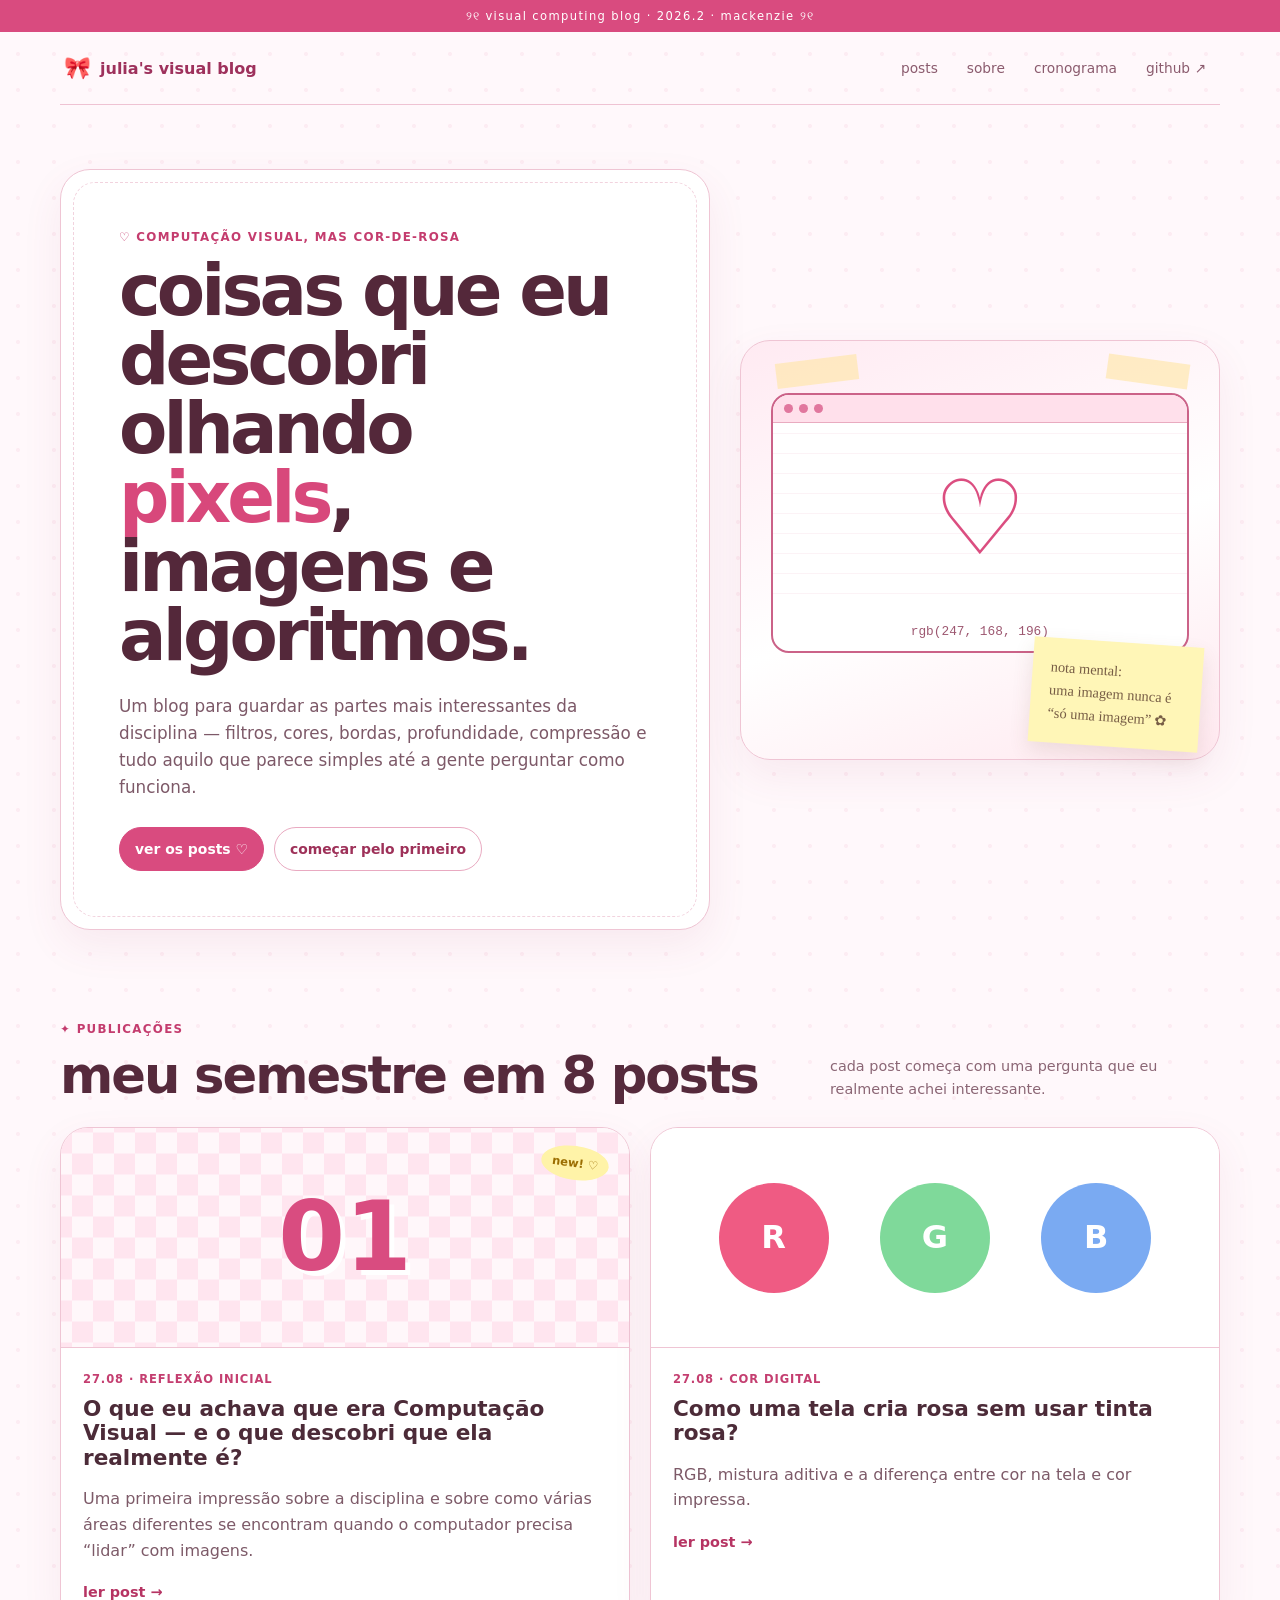
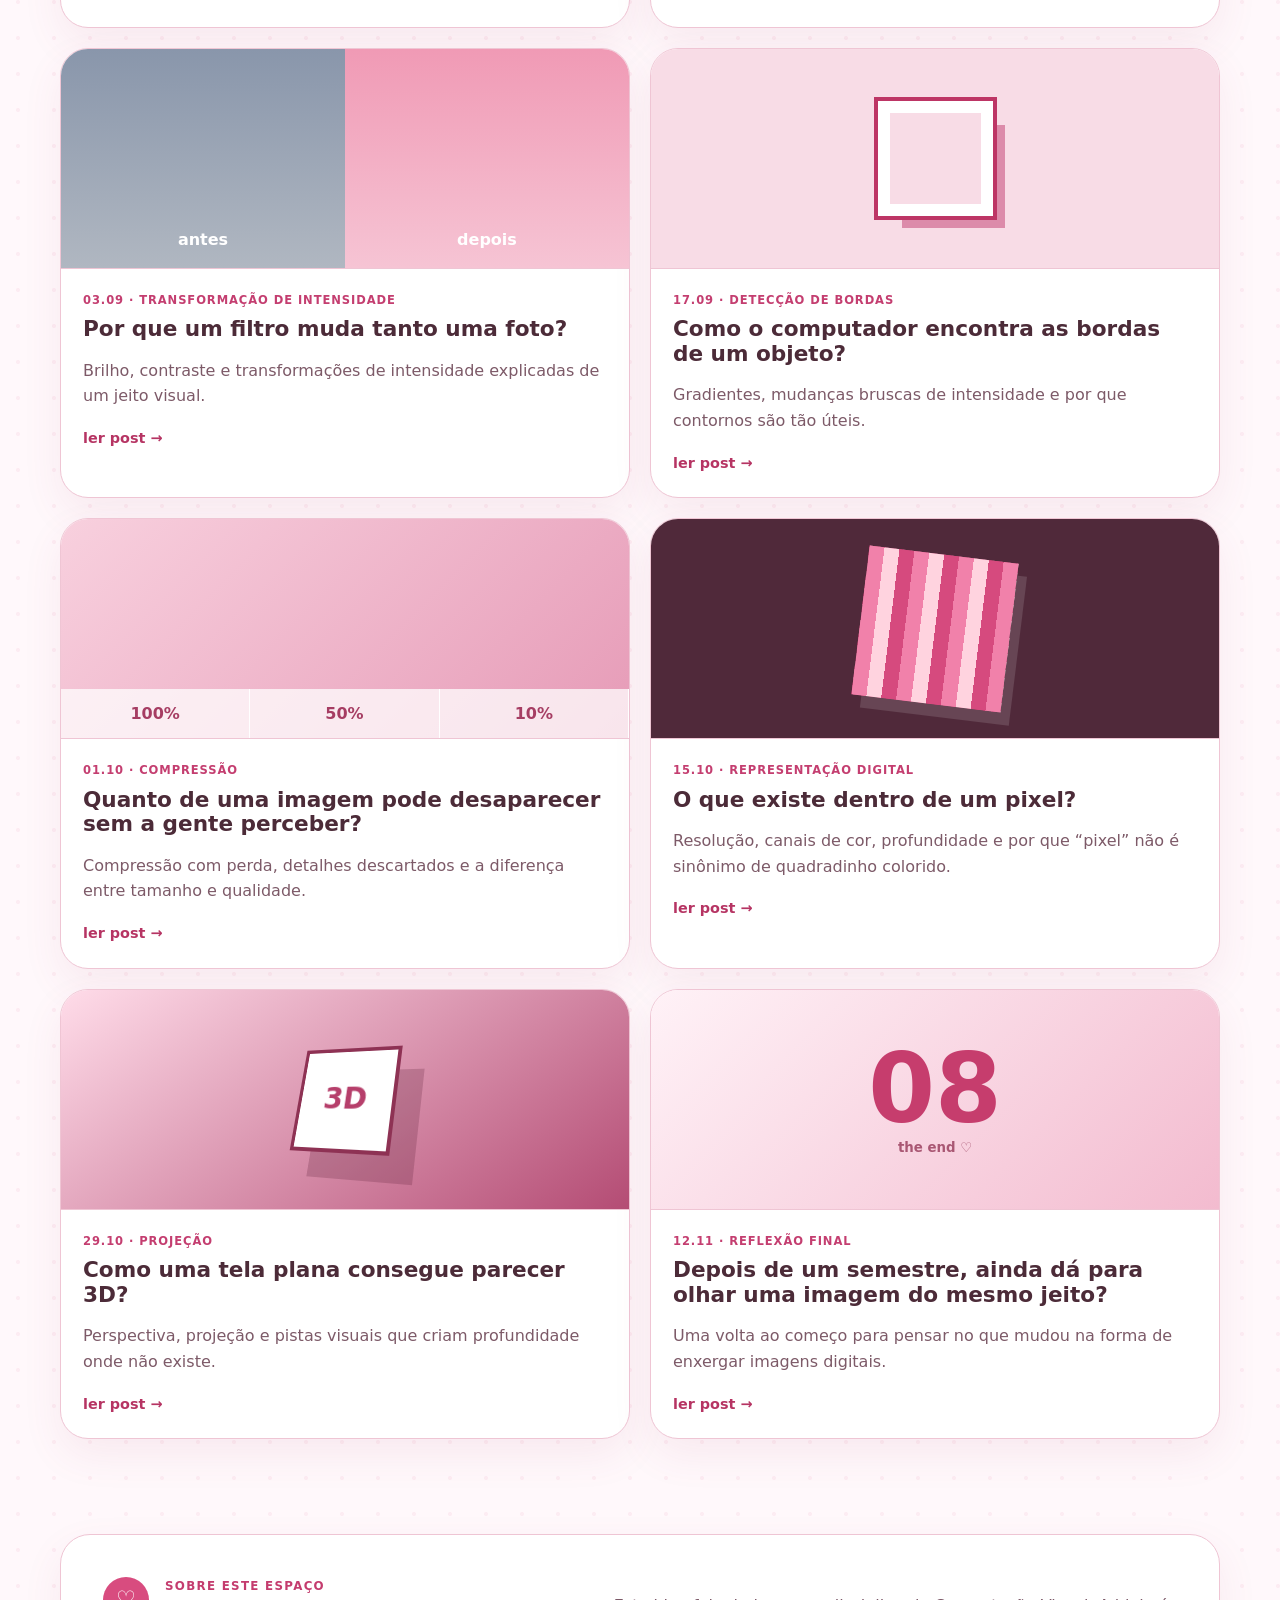
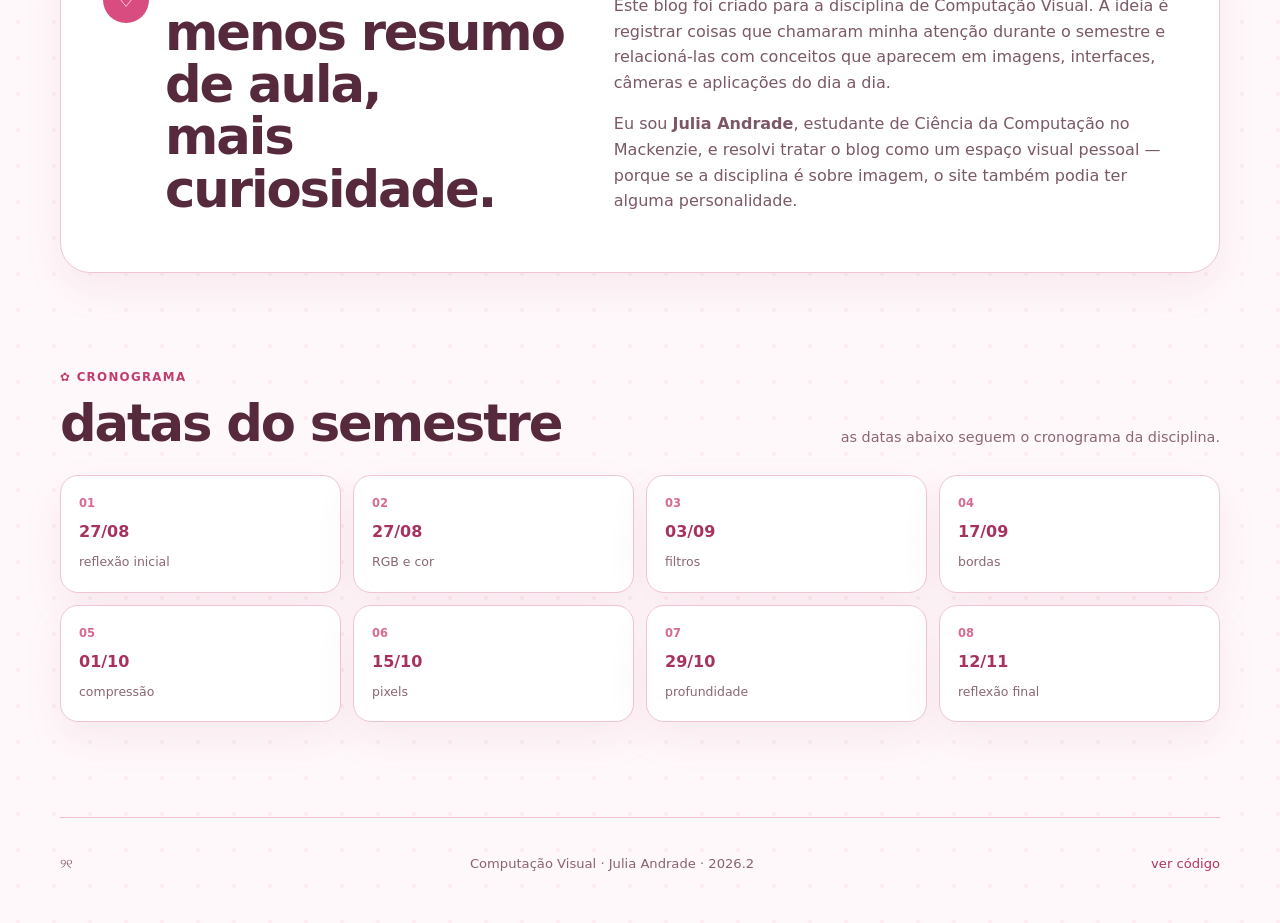
<file: index.html>
<!doctype html>
<html lang="pt-BR">
<head>
  <meta charset="utf-8">
  <meta name="viewport" content="width=device-width, initial-scale=1">
  <meta name="description" content="Blog de Computação Visual de Julia Andrade.">
  <meta name="theme-color" content="#f7a8c4">
  <title>Julia's Visual Blog ♡</title>
  <link rel="stylesheet" href="assets/style.css">
</head>
<body>
  <div class="top-strip">୨୧ visual computing blog · 2026.2 · mackenzie ୨୧</div>

  <header class="site-header">
    <a class="logo" href="index.html"><span class="bow">🎀</span><span>julia's visual blog</span></a>
    <nav>
      <a href="#posts">posts</a>
      <a href="#sobre">sobre</a>
      <a href="#cronograma">cronograma</a>
      <a href="https://github.com/juliaandrxde/comp-visual">github ↗</a>
    </nav>
  </header>

  <main>
    <section class="hero">
      <div class="hero-copy paper-card">
        <p class="mini-label">♡ computação visual, mas cor-de-rosa</p>
        <h1>coisas que eu descobri olhando <span>pixels</span>, imagens e algoritmos.</h1>
        <p class="hero-text">Um blog para guardar as partes mais interessantes da disciplina — filtros, cores, bordas, profundidade, compressão e tudo aquilo que parece simples até a gente perguntar como funciona.</p>
        <div class="hero-actions">
          <a class="btn primary" href="#posts">ver os posts ♡</a>
          <a class="btn" href="posts/01-primeiras-impressoes.html">começar pelo primeiro</a>
        </div>
      </div>

      <aside class="desk-card">
        <div class="tape tape-one"></div>
        <div class="tape tape-two"></div>
        <div class="screen-window">
          <div class="window-bar"><span></span><span></span><span></span></div>
          <div class="pixel-heart" aria-hidden="true">
            <span>♡</span>
          </div>
          <p>rgb(247, 168, 196)</p>
        </div>
        <div class="sticky-note">nota mental:<br>uma imagem nunca é “só uma imagem” ✿</div>
      </aside>
    </section>

    <section class="section" id="posts">
      <div class="section-title">
        <div>
          <p class="mini-label">✦ publicações</p>
          <h2>meu semestre em 8 posts</h2>
        </div>
        <p>cada post começa com uma pergunta que eu realmente achei interessante.</p>
      </div>

      <div class="post-grid">
        <article class="post-card featured">
          <div class="post-visual checker"><span class="big-number">01</span><span class="sticker">new! ♡</span></div>
          <div class="post-content"><p class="meta">27.08 · reflexão inicial</p><h3><a href="posts/01-primeiras-impressoes.html">O que eu achava que era Computação Visual — e o que descobri que ela realmente é?</a></h3><p>Uma primeira impressão sobre a disciplina e sobre como várias áreas diferentes se encontram quando o computador precisa “lidar” com imagens.</p><a class="read" href="posts/01-primeiras-impressoes.html">ler post →</a></div>
        </article>

        <article class="post-card">
          <div class="post-visual rgb"><span>R</span><span>G</span><span>B</span></div>
          <div class="post-content"><p class="meta">27.08 · cor digital</p><h3><a href="posts/02-cor-rgb.html">Como uma tela cria rosa sem usar tinta rosa?</a></h3><p>RGB, mistura aditiva e a diferença entre cor na tela e cor impressa.</p><a class="read" href="posts/02-cor-rgb.html">ler post →</a></div>
        </article>

        <article class="post-card">
          <div class="post-visual filter"><div class="half original">antes</div><div class="half edited">depois</div></div>
          <div class="post-content"><p class="meta">03.09 · transformação de intensidade</p><h3><a href="posts/03-filtros-intensidade.html">Por que um filtro muda tanto uma foto?</a></h3><p>Brilho, contraste e transformações de intensidade explicadas de um jeito visual.</p><a class="read" href="posts/03-filtros-intensidade.html">ler post →</a></div>
        </article>

        <article class="post-card">
          <div class="post-visual edges"><div class="edge-box"></div></div>
          <div class="post-content"><p class="meta">17.09 · detecção de bordas</p><h3><a href="posts/04-bordas.html">Como o computador encontra as bordas de um objeto?</a></h3><p>Gradientes, mudanças bruscas de intensidade e por que contornos são tão úteis.</p><a class="read" href="posts/04-bordas.html">ler post →</a></div>
        </article>

        <article class="post-card">
          <div class="post-visual compression"><span>100%</span><span>50%</span><span>10%</span></div>
          <div class="post-content"><p class="meta">01.10 · compressão</p><h3><a href="posts/05-compressao.html">Quanto de uma imagem pode desaparecer sem a gente perceber?</a></h3><p>Compressão com perda, detalhes descartados e a diferença entre tamanho e qualidade.</p><a class="read" href="posts/05-compressao.html">ler post →</a></div>
        </article>

        <article class="post-card">
          <div class="post-visual pixel"><div class="pixel-grid"></div></div>
          <div class="post-content"><p class="meta">15.10 · representação digital</p><h3><a href="posts/06-pixels.html">O que existe dentro de um pixel?</a></h3><p>Resolução, canais de cor, profundidade e por que “pixel” não é sinônimo de quadradinho colorido.</p><a class="read" href="posts/06-pixels.html">ler post →</a></div>
        </article>

        <article class="post-card">
          <div class="post-visual depth"><div class="cube">3D</div></div>
          <div class="post-content"><p class="meta">29.10 · projeção</p><h3><a href="posts/07-profundidade.html">Como uma tela plana consegue parecer 3D?</a></h3><p>Perspectiva, projeção e pistas visuais que criam profundidade onde não existe.</p><a class="read" href="posts/07-profundidade.html">ler post →</a></div>
        </article>

        <article class="post-card final-card">
          <div class="post-visual final"><span>08</span><small>the end ♡</small></div>
          <div class="post-content"><p class="meta">12.11 · reflexão final</p><h3><a href="posts/08-reflexao-final.html">Depois de um semestre, ainda dá para olhar uma imagem do mesmo jeito?</a></h3><p>Uma volta ao começo para pensar no que mudou na forma de enxergar imagens digitais.</p><a class="read" href="posts/08-reflexao-final.html">ler post →</a></div>
        </article>
      </div>
    </section>

    <section class="section about" id="sobre">
      <div class="about-title"><span class="heart-badge">♡</span><div><p class="mini-label">sobre este espaço</p><h2>menos resumo de aula,<br>mais curiosidade.</h2></div></div>
      <div class="about-text"><p>Este blog foi criado para a disciplina de Computação Visual. A ideia é registrar coisas que chamaram minha atenção durante o semestre e relacioná-las com conceitos que aparecem em imagens, interfaces, câmeras e aplicações do dia a dia.</p><p>Eu sou <strong>Julia Andrade</strong>, estudante de Ciência da Computação no Mackenzie, e resolvi tratar o blog como um espaço visual pessoal — porque se a disciplina é sobre imagem, o site também podia ter alguma personalidade.</p></div>
    </section>

    <section class="section" id="cronograma">
      <div class="section-title"><div><p class="mini-label">✿ cronograma</p><h2>datas do semestre</h2></div><p>as datas abaixo seguem o cronograma da disciplina.</p></div>
      <div class="timeline">
        <div><b>01</b><strong>27/08</strong><span>reflexão inicial</span></div>
        <div><b>02</b><strong>27/08</strong><span>RGB e cor</span></div>
        <div><b>03</b><strong>03/09</strong><span>filtros</span></div>
        <div><b>04</b><strong>17/09</strong><span>bordas</span></div>
        <div><b>05</b><strong>01/10</strong><span>compressão</span></div>
        <div><b>06</b><strong>15/10</strong><span>pixels</span></div>
        <div><b>07</b><strong>29/10</strong><span>profundidade</span></div>
        <div><b>08</b><strong>12/11</strong><span>reflexão final</span></div>
      </div>
    </section>
  </main>

  <footer><span>୨୧</span><p>Computação Visual · Julia Andrade · 2026.2</p><a href="https://github.com/juliaandrxde/comp-visual">ver código</a></footer>
</body>
</html>
</file>
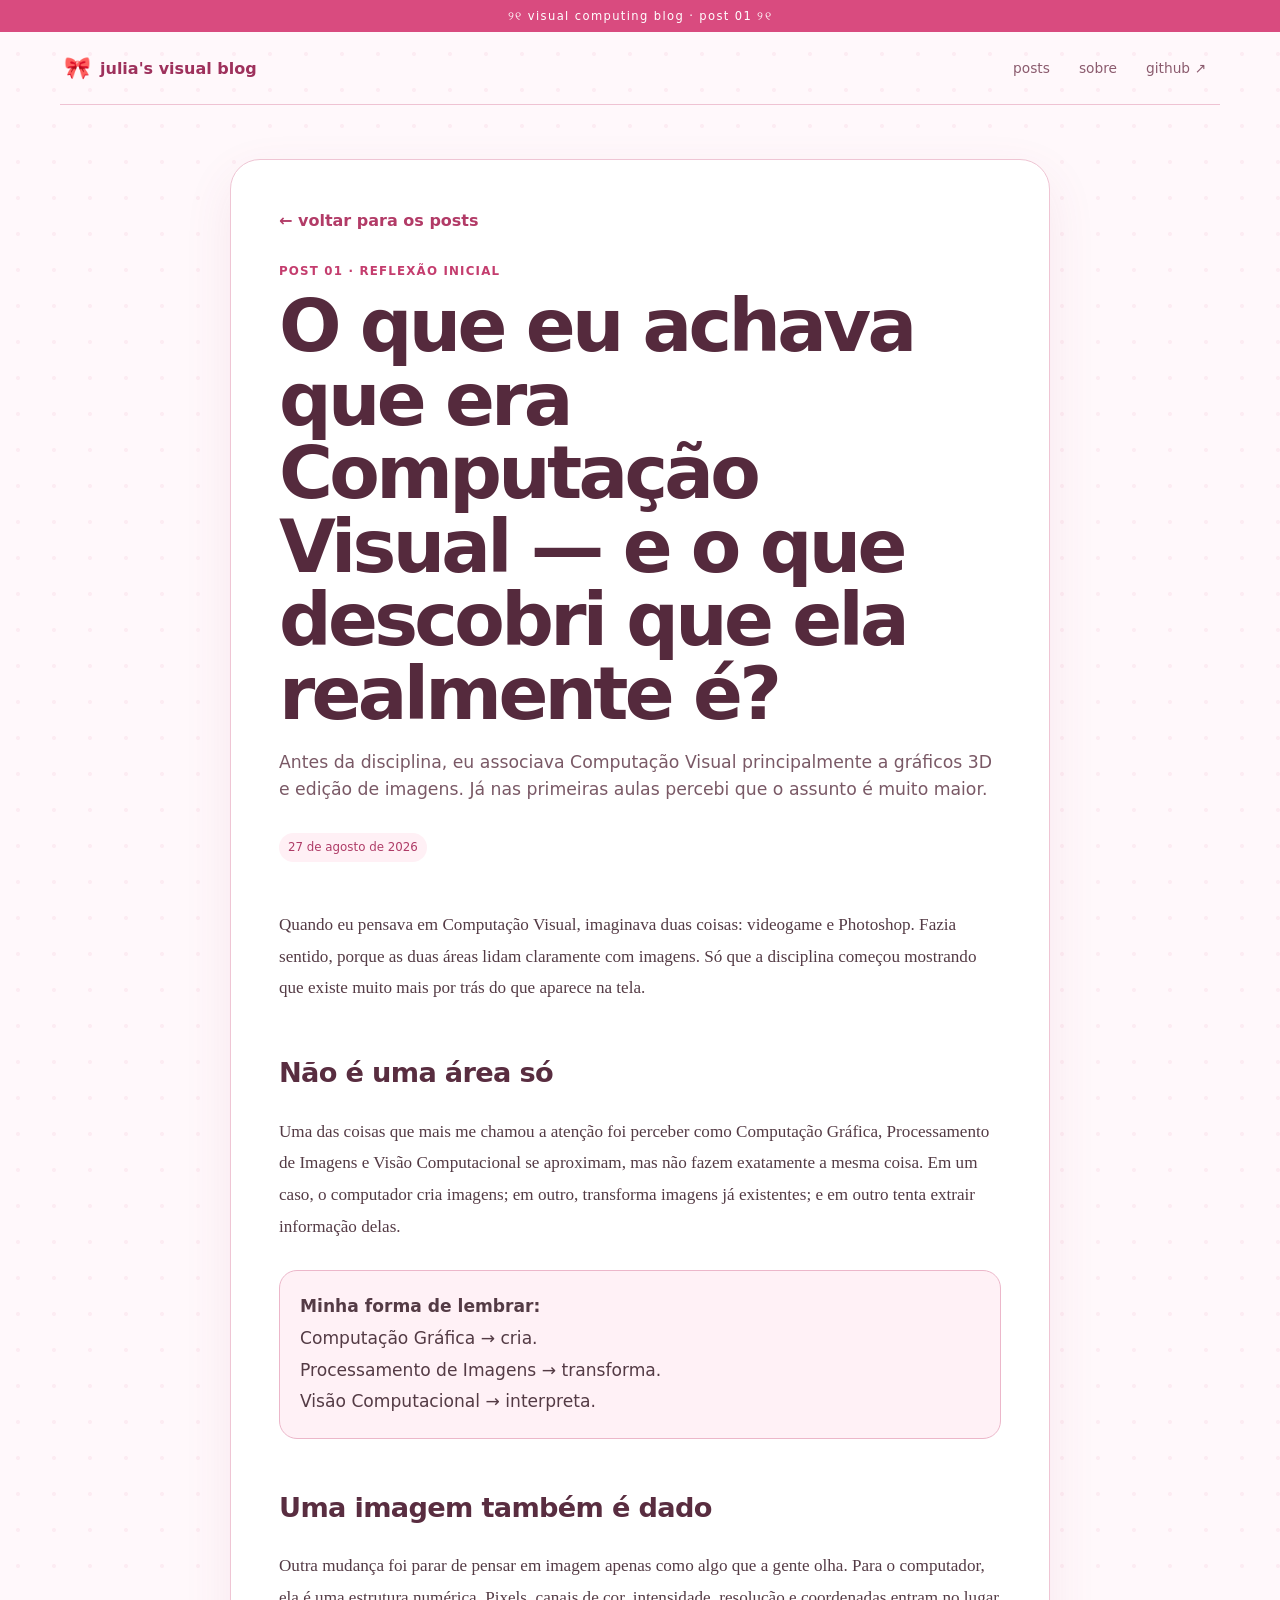
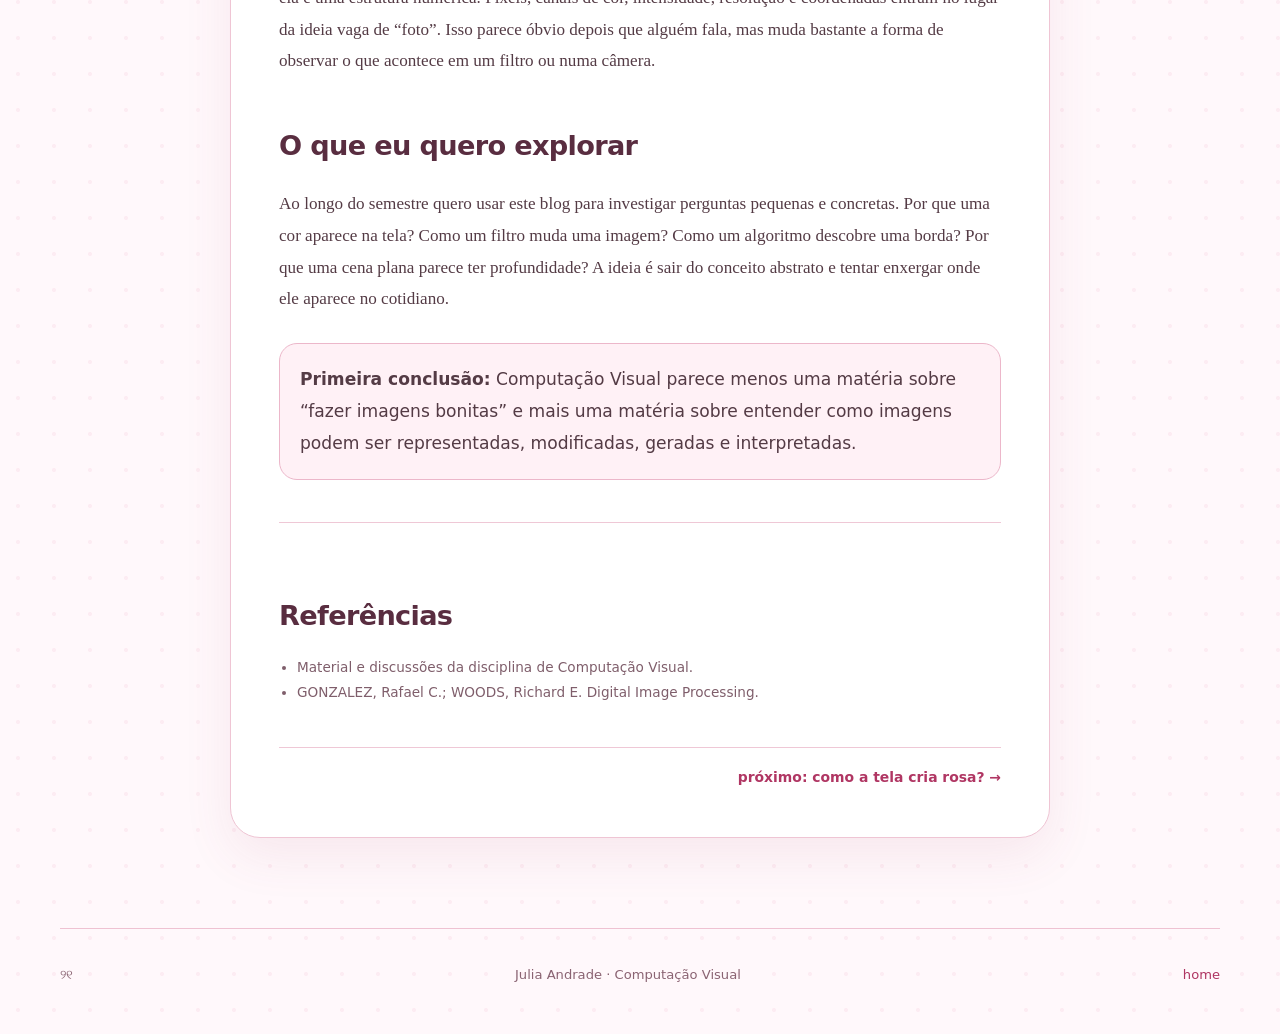
<file: posts/01-primeiras-impressoes.html>
<!doctype html><html lang="pt-BR"><head><meta charset="utf-8"><meta name="viewport" content="width=device-width,initial-scale=1"><title>Primeiras impressões · Julia's Visual Blog</title><link rel="stylesheet" href="../assets/style.css"></head><body><div class="top-strip">୨୧ visual computing blog · post 01 ୨୧</div><header class="site-header"><a class="logo" href="../index.html"><span class="bow">🎀</span><span>julia's visual blog</span></a><nav><a href="../index.html#posts">posts</a><a href="../index.html#sobre">sobre</a><a href="https://github.com/juliaandrxde/comp-visual">github ↗</a></nav></header><main class="article-shell"><article class="article"><a class="back" href="../index.html#posts">← voltar para os posts</a><p class="kicker">post 01 · reflexão inicial</p><h1>O que eu achava que era Computação Visual — e o que descobri que ela realmente é?</h1><p class="lead">Antes da disciplina, eu associava Computação Visual principalmente a gráficos 3D e edição de imagens. Já nas primeiras aulas percebi que o assunto é muito maior.</p><span class="date">27 de agosto de 2026</span><div class="article-body"><p>Quando eu pensava em Computação Visual, imaginava duas coisas: videogame e Photoshop. Fazia sentido, porque as duas áreas lidam claramente com imagens. Só que a disciplina começou mostrando que existe muito mais por trás do que aparece na tela.</p><h2>Não é uma área só</h2><p>Uma das coisas que mais me chamou a atenção foi perceber como Computação Gráfica, Processamento de Imagens e Visão Computacional se aproximam, mas não fazem exatamente a mesma coisa. Em um caso, o computador cria imagens; em outro, transforma imagens já existentes; e em outro tenta extrair informação delas.</p><div class="callout"><strong>Minha forma de lembrar:</strong><br>Computação Gráfica → cria.<br>Processamento de Imagens → transforma.<br>Visão Computacional → interpreta.</div><h2>Uma imagem também é dado</h2><p>Outra mudança foi parar de pensar em imagem apenas como algo que a gente olha. Para o computador, ela é uma estrutura numérica. Pixels, canais de cor, intensidade, resolução e coordenadas entram no lugar da ideia vaga de “foto”. Isso parece óbvio depois que alguém fala, mas muda bastante a forma de observar o que acontece em um filtro ou numa câmera.</p><h2>O que eu quero explorar</h2><p>Ao longo do semestre quero usar este blog para investigar perguntas pequenas e concretas. Por que uma cor aparece na tela? Como um filtro muda uma imagem? Como um algoritmo descobre uma borda? Por que uma cena plana parece ter profundidade? A ideia é sair do conceito abstrato e tentar enxergar onde ele aparece no cotidiano.</p><div class="callout"><strong>Primeira conclusão:</strong> Computação Visual parece menos uma matéria sobre “fazer imagens bonitas” e mais uma matéria sobre entender como imagens podem ser representadas, modificadas, geradas e interpretadas.</div><section class="references"><h2>Referências</h2><ul><li>Material e discussões da disciplina de Computação Visual.</li><li>GONZALEZ, Rafael C.; WOODS, Richard E. Digital Image Processing.</li></ul></section></div><nav class="post-nav"><span></span><a href="02-cor-rgb.html">próximo: como a tela cria rosa? →</a></nav></article></main><footer><span>୨୧</span><p>Julia Andrade · Computação Visual</p><a href="../index.html">home</a></footer></body></html>
</file>
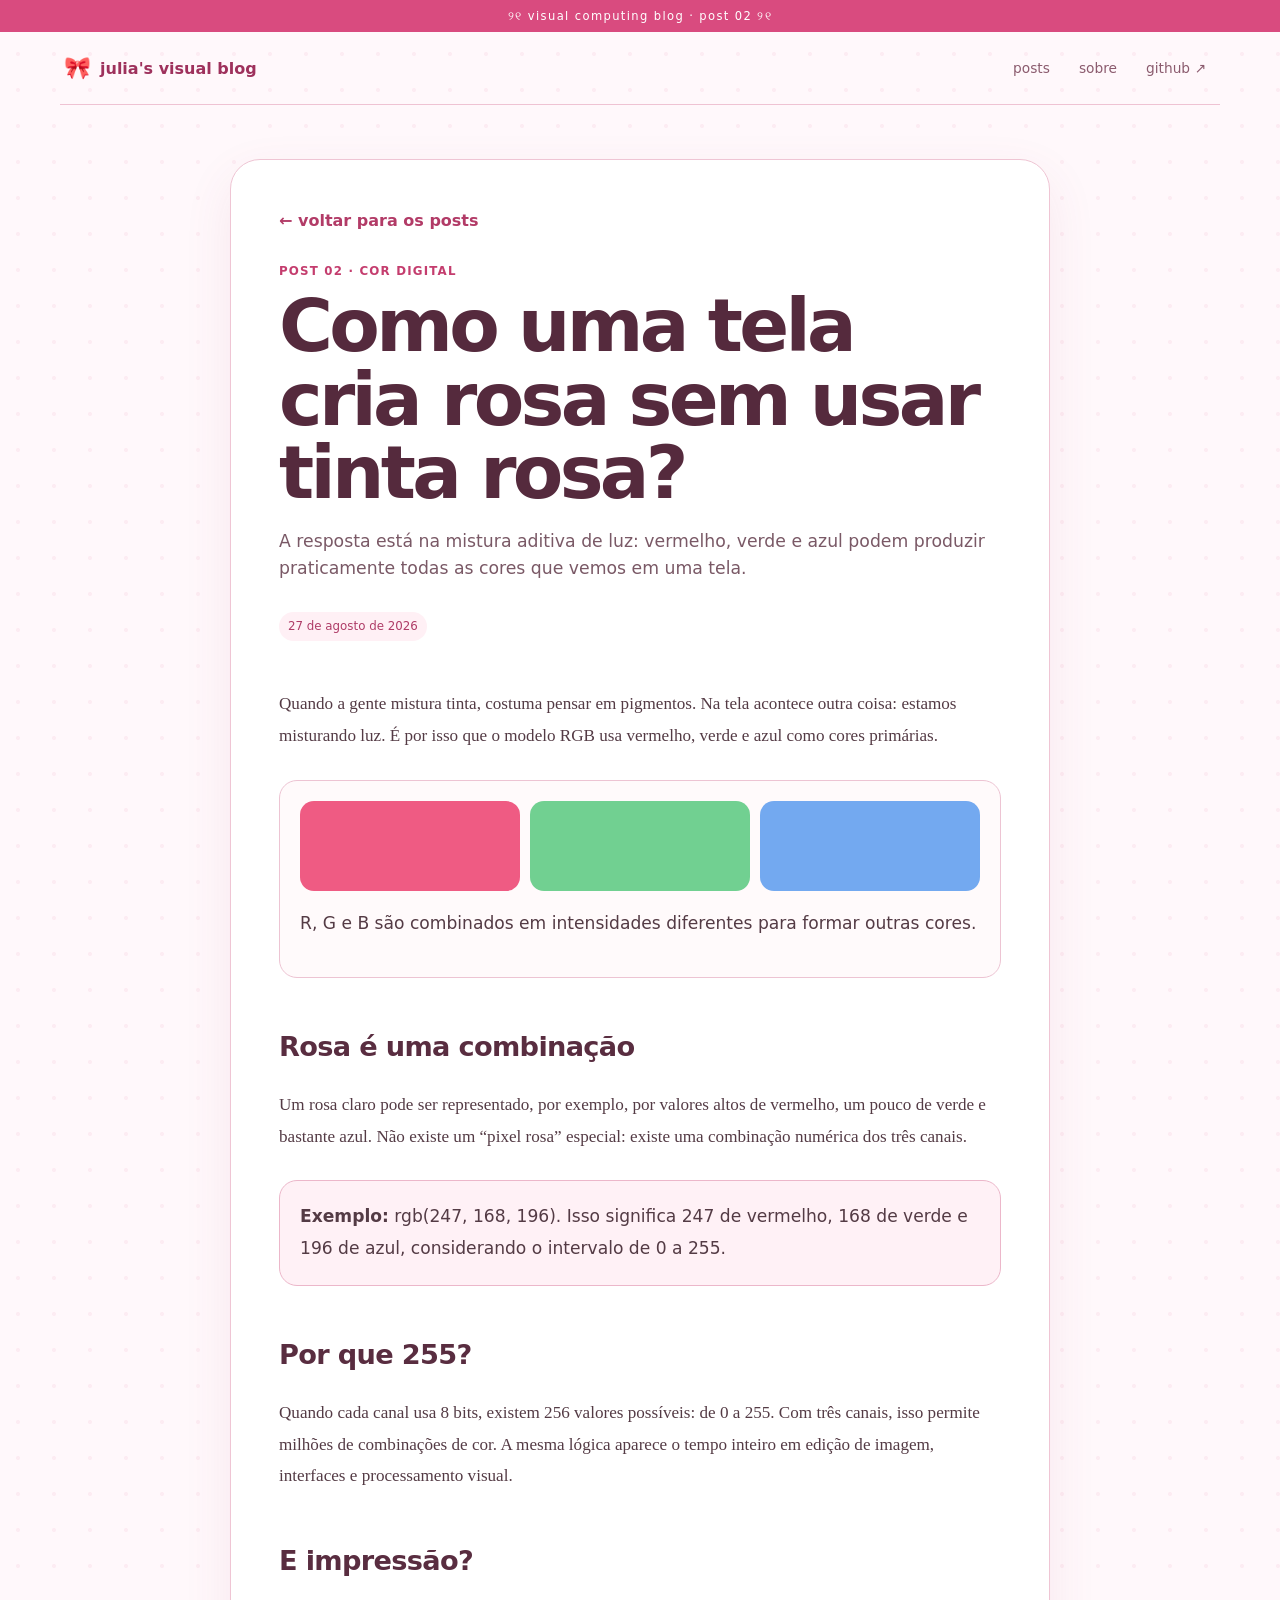
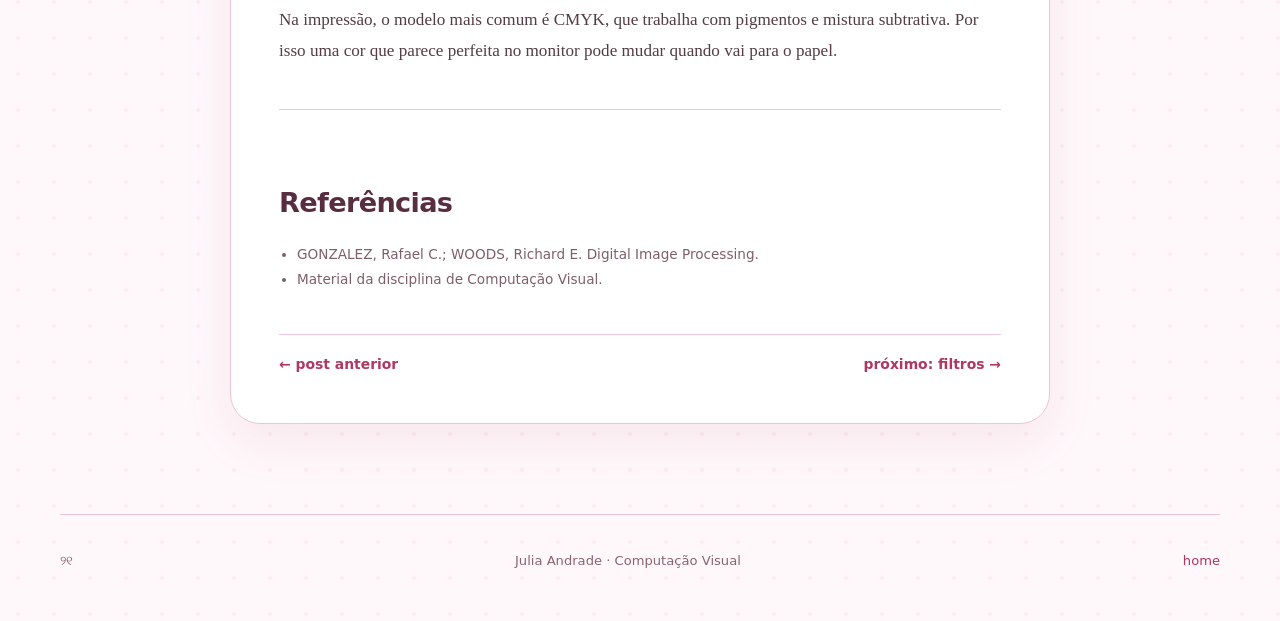
<file: posts/02-cor-rgb.html>
<!doctype html><html lang="pt-BR"><head><meta charset="utf-8"><meta name="viewport" content="width=device-width,initial-scale=1"><title>Como a tela cria rosa? · Julia's Visual Blog</title><link rel="stylesheet" href="../assets/style.css"></head><body><div class="top-strip">୨୧ visual computing blog · post 02 ୨୧</div><header class="site-header"><a class="logo" href="../index.html"><span class="bow">🎀</span><span>julia's visual blog</span></a><nav><a href="../index.html#posts">posts</a><a href="../index.html#sobre">sobre</a><a href="https://github.com/juliaandrxde/comp-visual">github ↗</a></nav></header><main class="article-shell"><article class="article"><a class="back" href="../index.html#posts">← voltar para os posts</a><p class="kicker">post 02 · cor digital</p><h1>Como uma tela cria rosa sem usar tinta rosa?</h1><p class="lead">A resposta está na mistura aditiva de luz: vermelho, verde e azul podem produzir praticamente todas as cores que vemos em uma tela.</p><span class="date">27 de agosto de 2026</span><div class="article-body"><p>Quando a gente mistura tinta, costuma pensar em pigmentos. Na tela acontece outra coisa: estamos misturando luz. É por isso que o modelo RGB usa vermelho, verde e azul como cores primárias.</p><div class="demo"><div class="swatches"><div class="swatch"></div><div class="swatch"></div><div class="swatch"></div></div><p>R, G e B são combinados em intensidades diferentes para formar outras cores.</p></div><h2>Rosa é uma combinação</h2><p>Um rosa claro pode ser representado, por exemplo, por valores altos de vermelho, um pouco de verde e bastante azul. Não existe um “pixel rosa” especial: existe uma combinação numérica dos três canais.</p><div class="callout"><strong>Exemplo:</strong> rgb(247, 168, 196). Isso significa 247 de vermelho, 168 de verde e 196 de azul, considerando o intervalo de 0 a 255.</div><h2>Por que 255?</h2><p>Quando cada canal usa 8 bits, existem 256 valores possíveis: de 0 a 255. Com três canais, isso permite milhões de combinações de cor. A mesma lógica aparece o tempo inteiro em edição de imagem, interfaces e processamento visual.</p><h2>E impressão?</h2><p>Na impressão, o modelo mais comum é CMYK, que trabalha com pigmentos e mistura subtrativa. Por isso uma cor que parece perfeita no monitor pode mudar quando vai para o papel.</p><section class="references"><h2>Referências</h2><ul><li>GONZALEZ, Rafael C.; WOODS, Richard E. Digital Image Processing.</li><li>Material da disciplina de Computação Visual.</li></ul></section></div><nav class="post-nav"><a href="01-primeiras-impressoes.html">← post anterior</a><a href="03-filtros-intensidade.html">próximo: filtros →</a></nav></article></main><footer><span>୨୧</span><p>Julia Andrade · Computação Visual</p><a href="../index.html">home</a></footer></body></html>
</file>
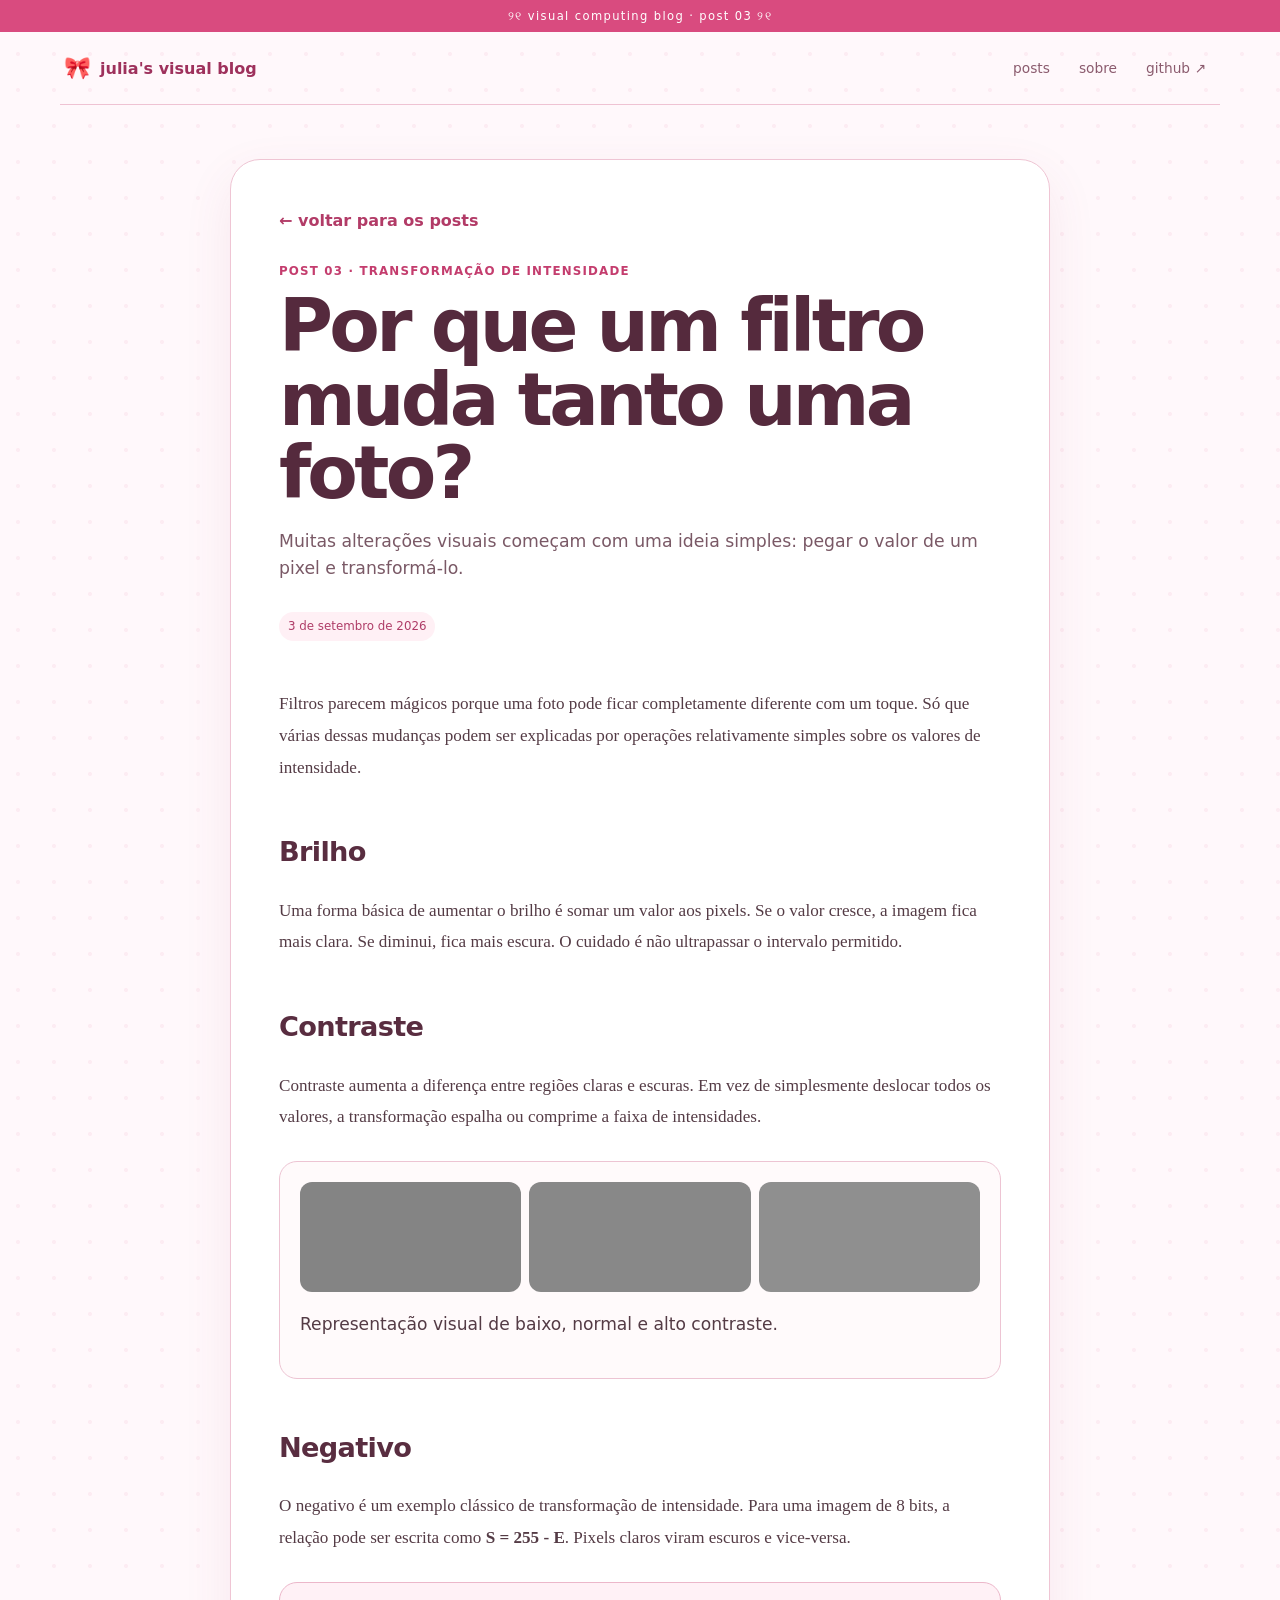
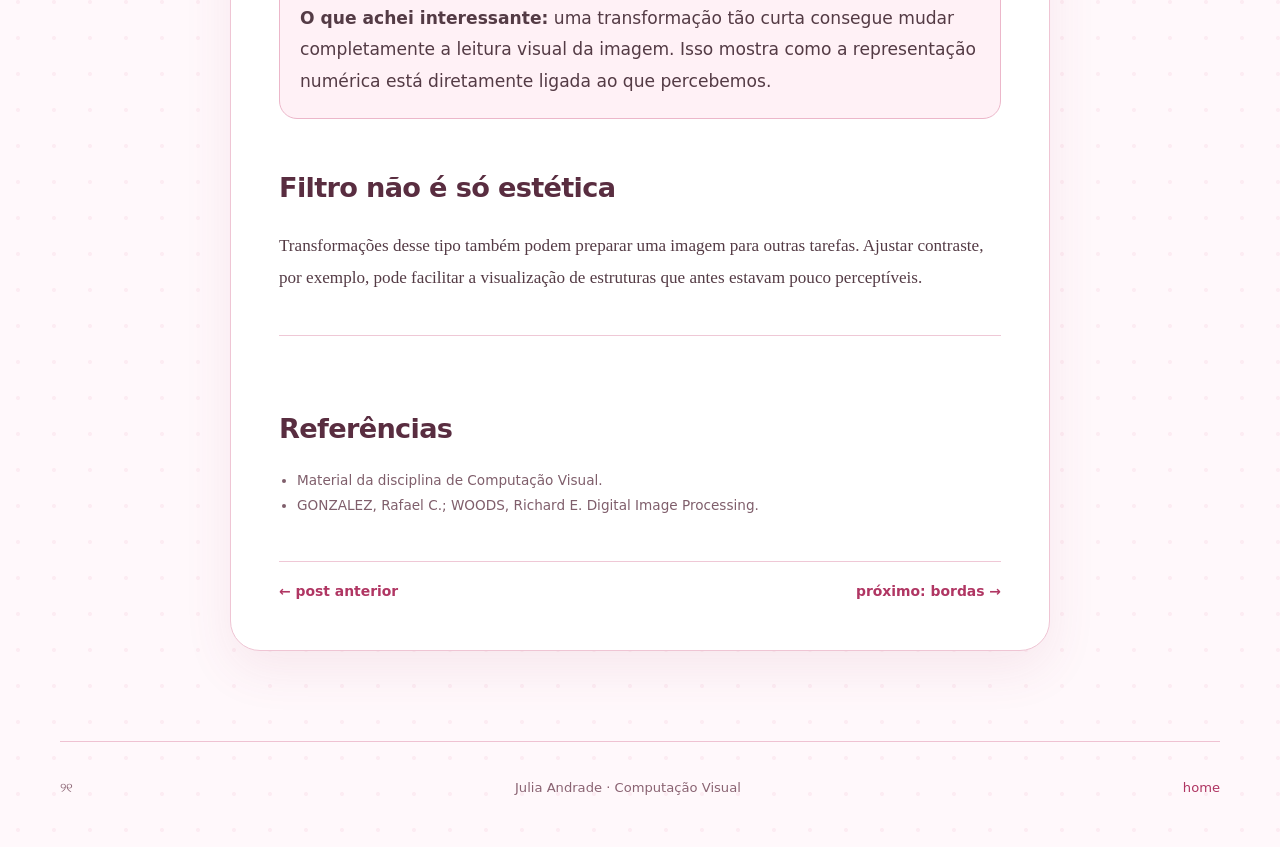
<file: posts/03-filtros-intensidade.html>
<!doctype html><html lang="pt-BR"><head><meta charset="utf-8"><meta name="viewport" content="width=device-width,initial-scale=1"><title>Filtros e intensidade · Julia's Visual Blog</title><link rel="stylesheet" href="../assets/style.css"></head><body><div class="top-strip">୨୧ visual computing blog · post 03 ୨୧</div><header class="site-header"><a class="logo" href="../index.html"><span class="bow">🎀</span><span>julia's visual blog</span></a><nav><a href="../index.html#posts">posts</a><a href="../index.html#sobre">sobre</a><a href="https://github.com/juliaandrxde/comp-visual">github ↗</a></nav></header><main class="article-shell"><article class="article"><a class="back" href="../index.html#posts">← voltar para os posts</a><p class="kicker">post 03 · transformação de intensidade</p><h1>Por que um filtro muda tanto uma foto?</h1><p class="lead">Muitas alterações visuais começam com uma ideia simples: pegar o valor de um pixel e transformá-lo.</p><span class="date">3 de setembro de 2026</span><div class="article-body"><p>Filtros parecem mágicos porque uma foto pode ficar completamente diferente com um toque. Só que várias dessas mudanças podem ser explicadas por operações relativamente simples sobre os valores de intensidade.</p><h2>Brilho</h2><p>Uma forma básica de aumentar o brilho é somar um valor aos pixels. Se o valor cresce, a imagem fica mais clara. Se diminui, fica mais escura. O cuidado é não ultrapassar o intervalo permitido.</p><h2>Contraste</h2><p>Contraste aumenta a diferença entre regiões claras e escuras. Em vez de simplesmente deslocar todos os valores, a transformação espalha ou comprime a faixa de intensidades.</p><div class="demo"><div class="contrast-demo"><div></div><div></div><div></div></div><p>Representação visual de baixo, normal e alto contraste.</p></div><h2>Negativo</h2><p>O negativo é um exemplo clássico de transformação de intensidade. Para uma imagem de 8 bits, a relação pode ser escrita como <strong>S = 255 - E</strong>. Pixels claros viram escuros e vice-versa.</p><div class="callout"><strong>O que achei interessante:</strong> uma transformação tão curta consegue mudar completamente a leitura visual da imagem. Isso mostra como a representação numérica está diretamente ligada ao que percebemos.</div><h2>Filtro não é só estética</h2><p>Transformações desse tipo também podem preparar uma imagem para outras tarefas. Ajustar contraste, por exemplo, pode facilitar a visualização de estruturas que antes estavam pouco perceptíveis.</p><section class="references"><h2>Referências</h2><ul><li>Material da disciplina de Computação Visual.</li><li>GONZALEZ, Rafael C.; WOODS, Richard E. Digital Image Processing.</li></ul></section></div><nav class="post-nav"><a href="02-cor-rgb.html">← post anterior</a><a href="04-bordas.html">próximo: bordas →</a></nav></article></main><footer><span>୨୧</span><p>Julia Andrade · Computação Visual</p><a href="../index.html">home</a></footer></body></html>
</file>
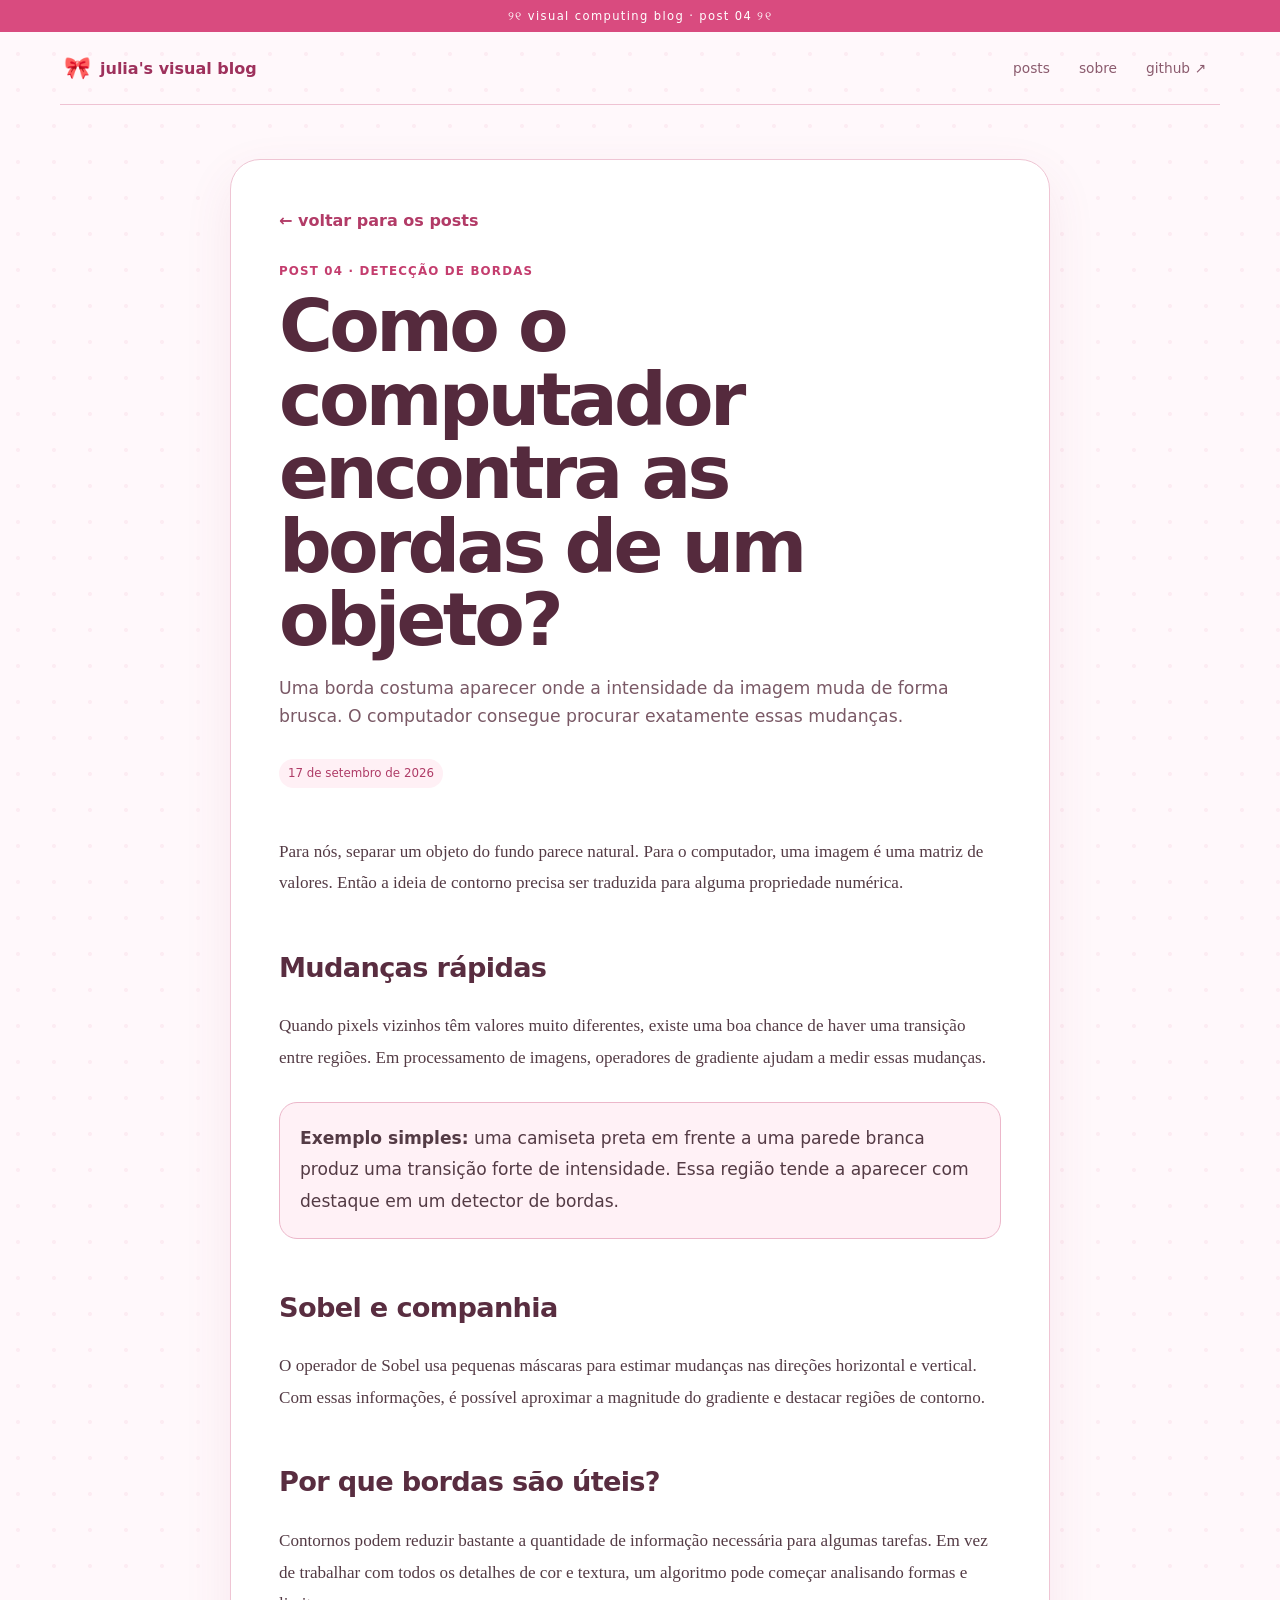
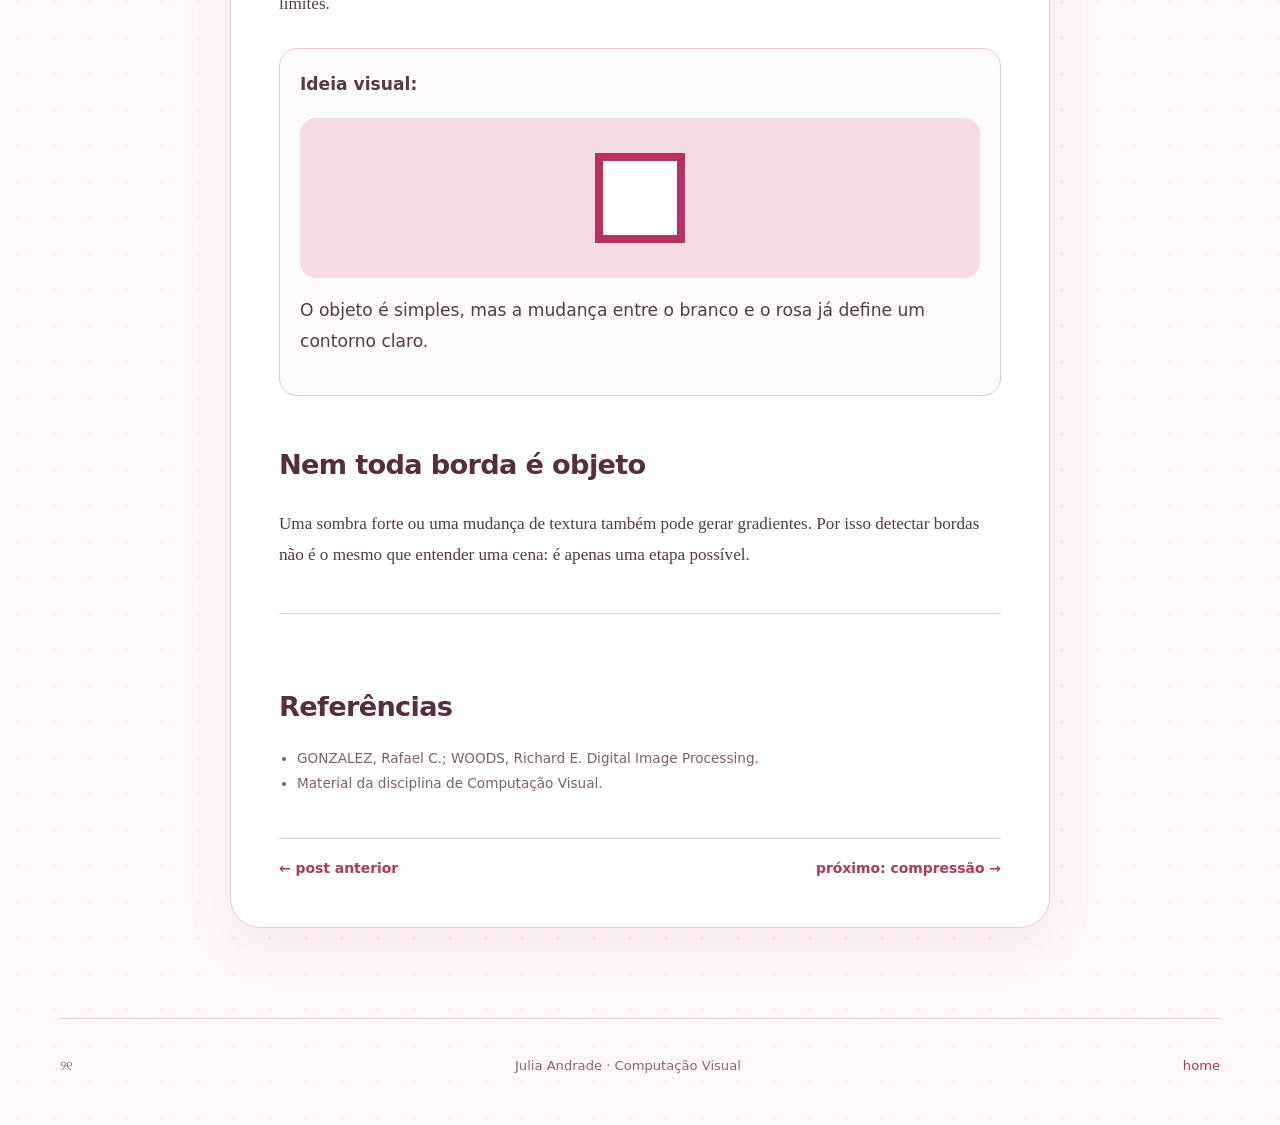
<file: posts/04-bordas.html>
<!doctype html><html lang="pt-BR"><head><meta charset="utf-8"><meta name="viewport" content="width=device-width,initial-scale=1"><title>Detecção de bordas · Julia's Visual Blog</title><link rel="stylesheet" href="../assets/style.css"></head><body><div class="top-strip">୨୧ visual computing blog · post 04 ୨୧</div><header class="site-header"><a class="logo" href="../index.html"><span class="bow">🎀</span><span>julia's visual blog</span></a><nav><a href="../index.html#posts">posts</a><a href="../index.html#sobre">sobre</a><a href="https://github.com/juliaandrxde/comp-visual">github ↗</a></nav></header><main class="article-shell"><article class="article"><a class="back" href="../index.html#posts">← voltar para os posts</a><p class="kicker">post 04 · detecção de bordas</p><h1>Como o computador encontra as bordas de um objeto?</h1><p class="lead">Uma borda costuma aparecer onde a intensidade da imagem muda de forma brusca. O computador consegue procurar exatamente essas mudanças.</p><span class="date">17 de setembro de 2026</span><div class="article-body"><p>Para nós, separar um objeto do fundo parece natural. Para o computador, uma imagem é uma matriz de valores. Então a ideia de contorno precisa ser traduzida para alguma propriedade numérica.</p><h2>Mudanças rápidas</h2><p>Quando pixels vizinhos têm valores muito diferentes, existe uma boa chance de haver uma transição entre regiões. Em processamento de imagens, operadores de gradiente ajudam a medir essas mudanças.</p><div class="callout"><strong>Exemplo simples:</strong> uma camiseta preta em frente a uma parede branca produz uma transição forte de intensidade. Essa região tende a aparecer com destaque em um detector de bordas.</div><h2>Sobel e companhia</h2><p>O operador de Sobel usa pequenas máscaras para estimar mudanças nas direções horizontal e vertical. Com essas informações, é possível aproximar a magnitude do gradiente e destacar regiões de contorno.</p><h2>Por que bordas são úteis?</h2><p>Contornos podem reduzir bastante a quantidade de informação necessária para algumas tarefas. Em vez de trabalhar com todos os detalhes de cor e textura, um algoritmo pode começar analisando formas e limites.</p><div class="demo"><p style="margin-top:0"><strong>Ideia visual:</strong></p><div style="height:160px;border-radius:16px;background:#f6dbe5;display:grid;place-items:center"><div style="width:90px;height:90px;border:8px solid #b63161;background:#fff"></div></div><p>O objeto é simples, mas a mudança entre o branco e o rosa já define um contorno claro.</p></div><h2>Nem toda borda é objeto</h2><p>Uma sombra forte ou uma mudança de textura também pode gerar gradientes. Por isso detectar bordas não é o mesmo que entender uma cena: é apenas uma etapa possível.</p><section class="references"><h2>Referências</h2><ul><li>GONZALEZ, Rafael C.; WOODS, Richard E. Digital Image Processing.</li><li>Material da disciplina de Computação Visual.</li></ul></section></div><nav class="post-nav"><a href="03-filtros-intensidade.html">← post anterior</a><a href="05-compressao.html">próximo: compressão →</a></nav></article></main><footer><span>୨୧</span><p>Julia Andrade · Computação Visual</p><a href="../index.html">home</a></footer></body></html>
</file>
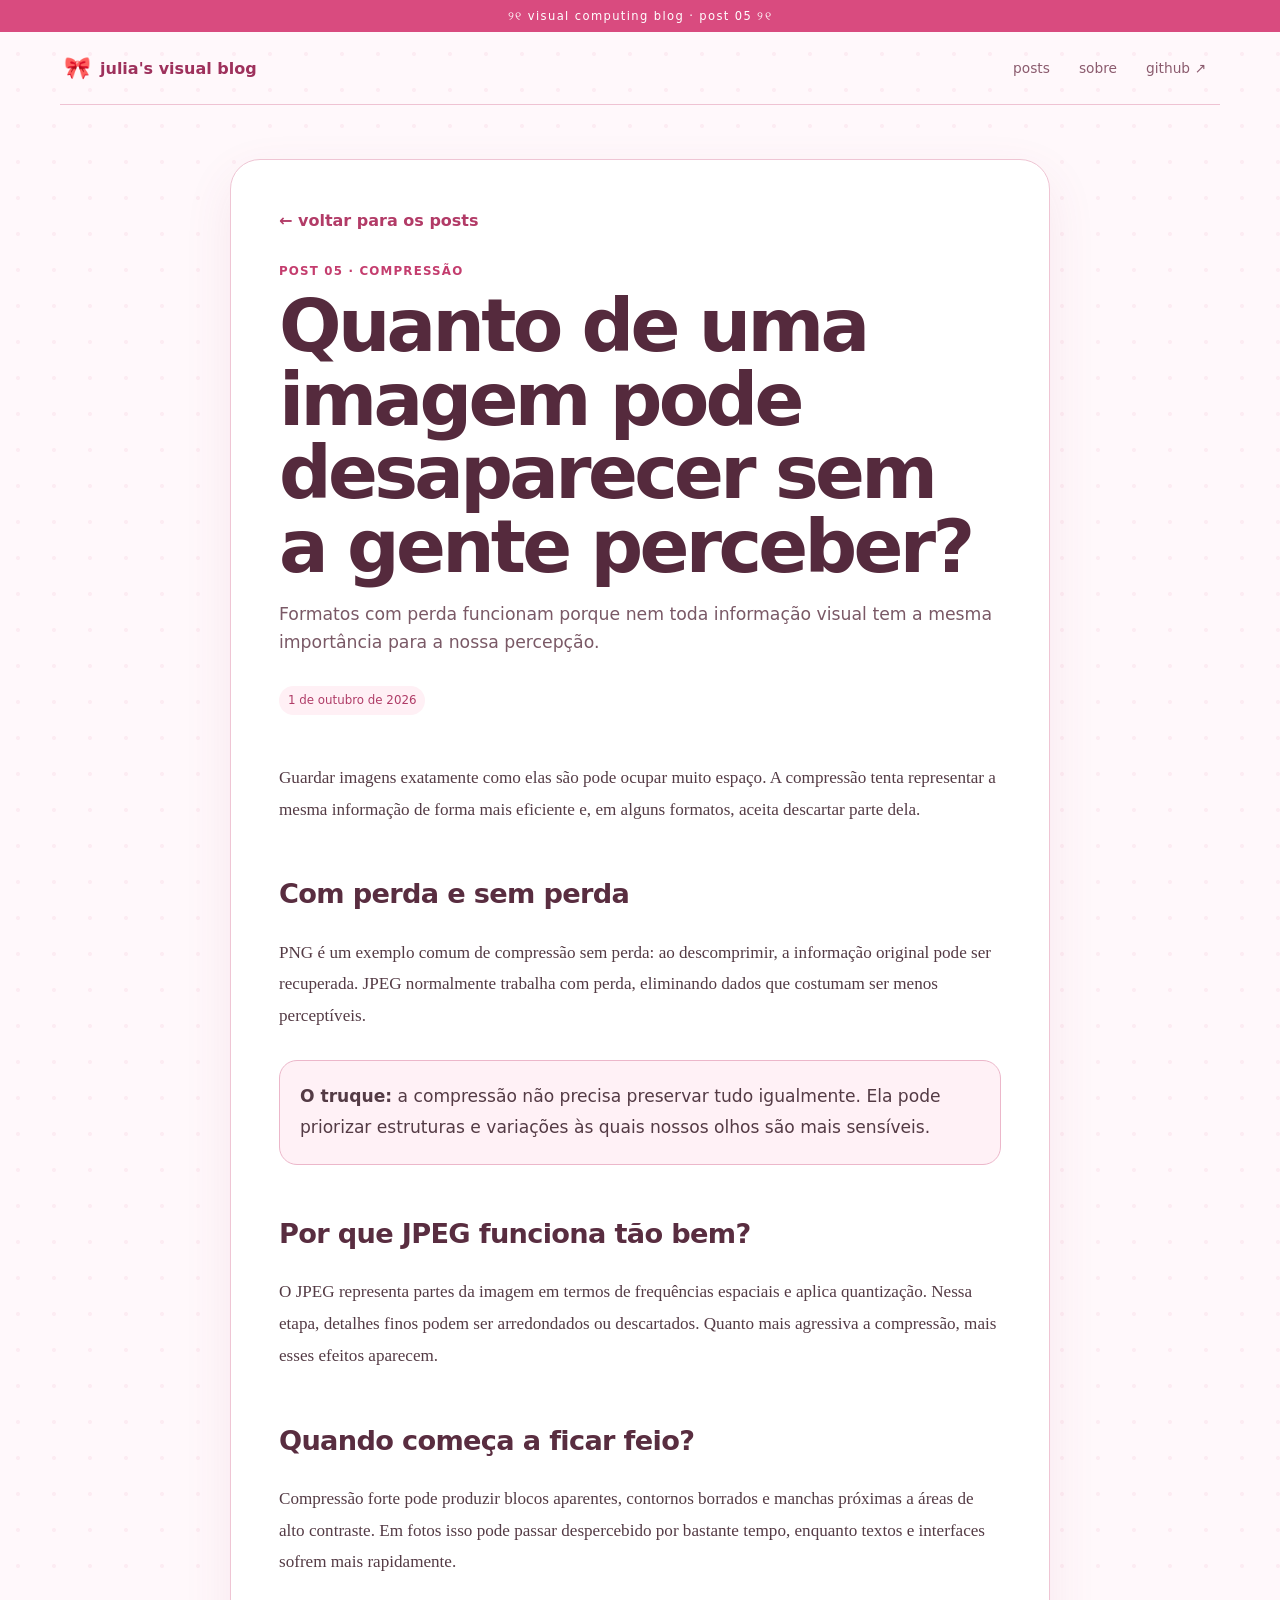
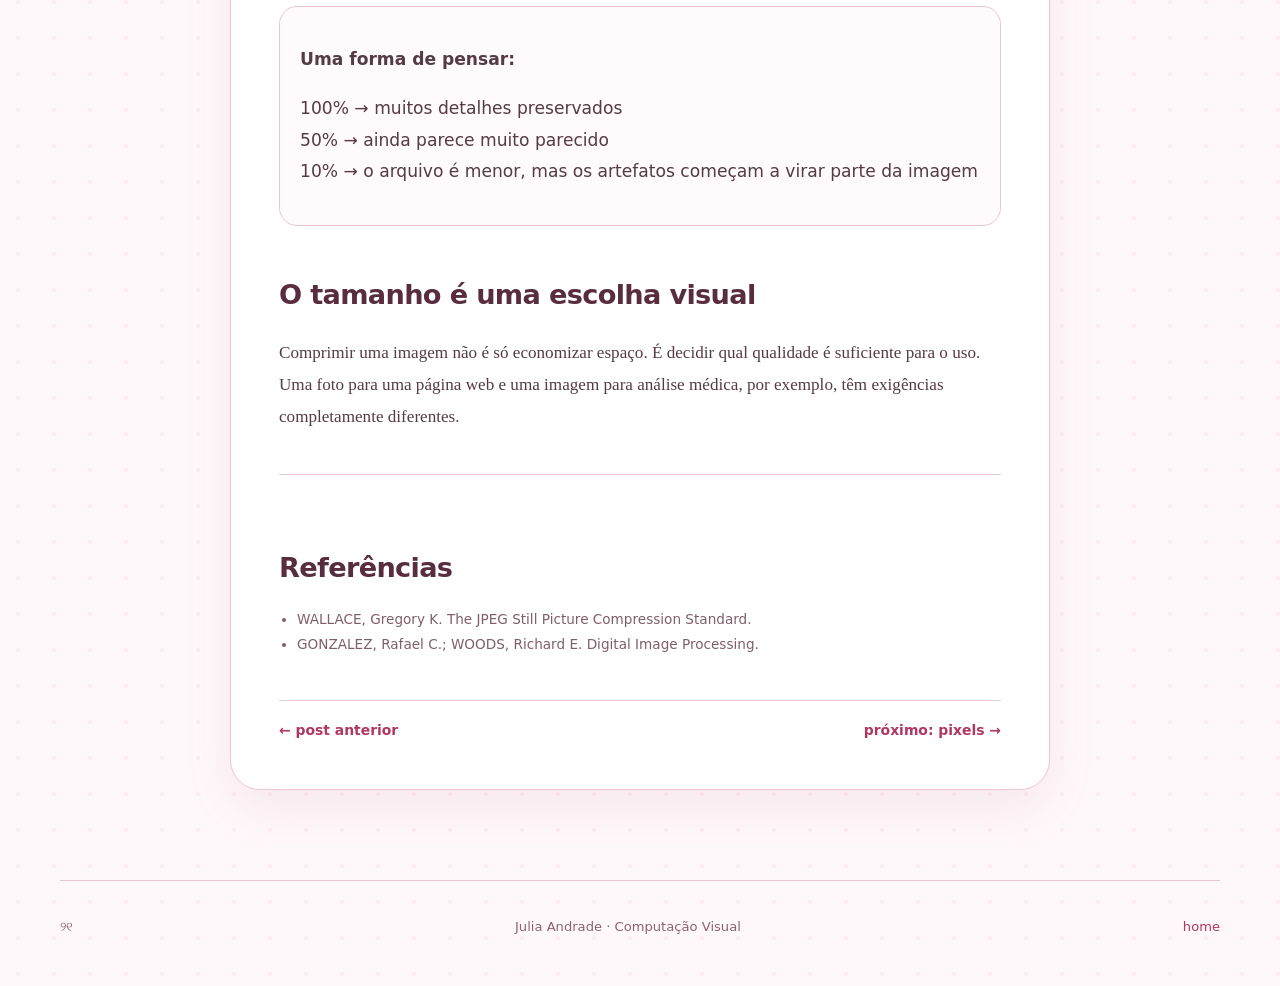
<file: posts/05-compressao.html>
<!doctype html><html lang="pt-BR"><head><meta charset="utf-8"><meta name="viewport" content="width=device-width,initial-scale=1"><title>Compressão de imagens · Julia's Visual Blog</title><link rel="stylesheet" href="../assets/style.css"></head><body><div class="top-strip">୨୧ visual computing blog · post 05 ୨୧</div><header class="site-header"><a class="logo" href="../index.html"><span class="bow">🎀</span><span>julia's visual blog</span></a><nav><a href="../index.html#posts">posts</a><a href="../index.html#sobre">sobre</a><a href="https://github.com/juliaandrxde/comp-visual">github ↗</a></nav></header><main class="article-shell"><article class="article"><a class="back" href="../index.html#posts">← voltar para os posts</a><p class="kicker">post 05 · compressão</p><h1>Quanto de uma imagem pode desaparecer sem a gente perceber?</h1><p class="lead">Formatos com perda funcionam porque nem toda informação visual tem a mesma importância para a nossa percepção.</p><span class="date">1 de outubro de 2026</span><div class="article-body"><p>Guardar imagens exatamente como elas são pode ocupar muito espaço. A compressão tenta representar a mesma informação de forma mais eficiente e, em alguns formatos, aceita descartar parte dela.</p><h2>Com perda e sem perda</h2><p>PNG é um exemplo comum de compressão sem perda: ao descomprimir, a informação original pode ser recuperada. JPEG normalmente trabalha com perda, eliminando dados que costumam ser menos perceptíveis.</p><div class="callout"><strong>O truque:</strong> a compressão não precisa preservar tudo igualmente. Ela pode priorizar estruturas e variações às quais nossos olhos são mais sensíveis.</div><h2>Por que JPEG funciona tão bem?</h2><p>O JPEG representa partes da imagem em termos de frequências espaciais e aplica quantização. Nessa etapa, detalhes finos podem ser arredondados ou descartados. Quanto mais agressiva a compressão, mais esses efeitos aparecem.</p><h2>Quando começa a ficar feio?</h2><p>Compressão forte pode produzir blocos aparentes, contornos borrados e manchas próximas a áreas de alto contraste. Em fotos isso pode passar despercebido por bastante tempo, enquanto textos e interfaces sofrem mais rapidamente.</p><div class="demo"><p><strong>Uma forma de pensar:</strong></p><p>100% → muitos detalhes preservados<br>50% → ainda parece muito parecido<br>10% → o arquivo é menor, mas os artefatos começam a virar parte da imagem</p></div><h2>O tamanho é uma escolha visual</h2><p>Comprimir uma imagem não é só economizar espaço. É decidir qual qualidade é suficiente para o uso. Uma foto para uma página web e uma imagem para análise médica, por exemplo, têm exigências completamente diferentes.</p><section class="references"><h2>Referências</h2><ul><li>WALLACE, Gregory K. The JPEG Still Picture Compression Standard.</li><li>GONZALEZ, Rafael C.; WOODS, Richard E. Digital Image Processing.</li></ul></section></div><nav class="post-nav"><a href="04-bordas.html">← post anterior</a><a href="06-pixels.html">próximo: pixels →</a></nav></article></main><footer><span>୨୧</span><p>Julia Andrade · Computação Visual</p><a href="../index.html">home</a></footer></body></html>
</file>
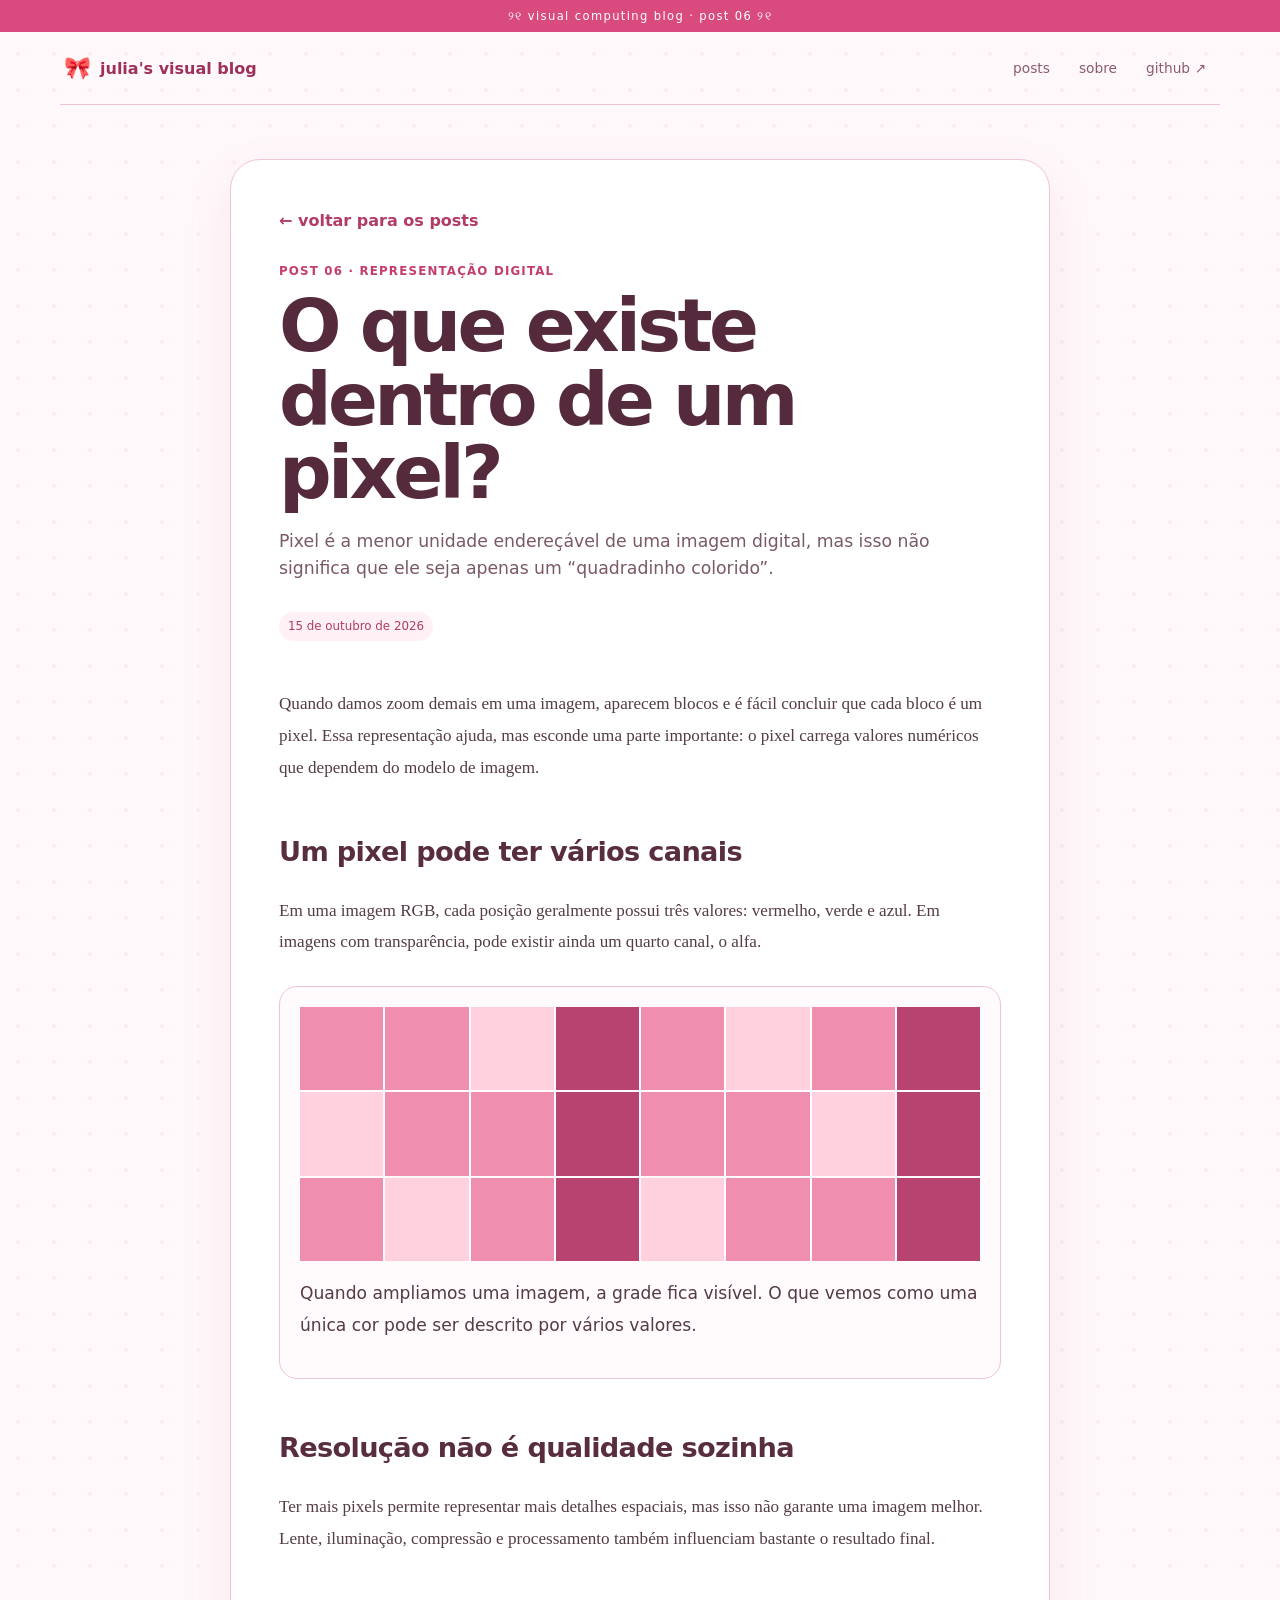
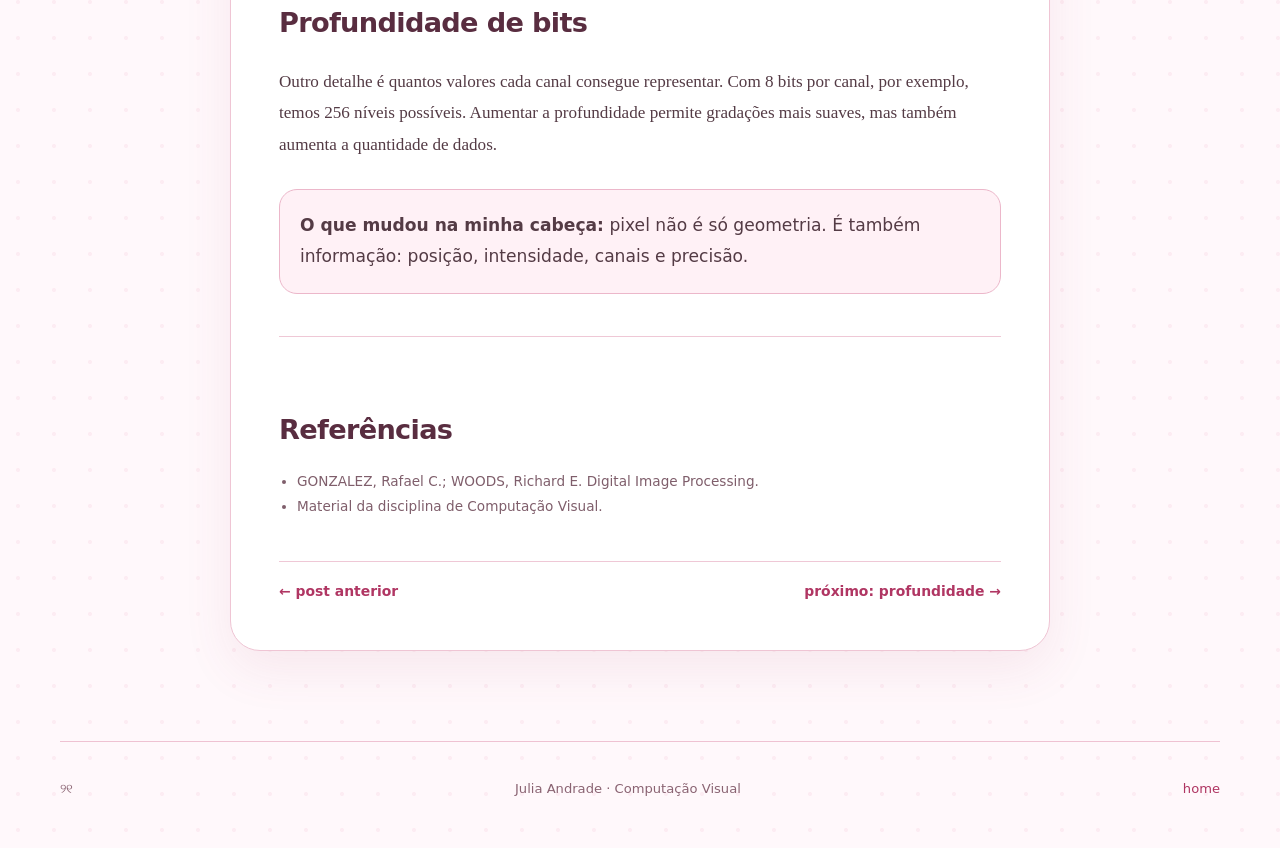
<file: posts/06-pixels.html>
<!doctype html><html lang="pt-BR"><head><meta charset="utf-8"><meta name="viewport" content="width=device-width,initial-scale=1"><title>Pixels · Julia's Visual Blog</title><link rel="stylesheet" href="../assets/style.css"></head><body><div class="top-strip">୨୧ visual computing blog · post 06 ୨୧</div><header class="site-header"><a class="logo" href="../index.html"><span class="bow">🎀</span><span>julia's visual blog</span></a><nav><a href="../index.html#posts">posts</a><a href="../index.html#sobre">sobre</a><a href="https://github.com/juliaandrxde/comp-visual">github ↗</a></nav></header><main class="article-shell"><article class="article"><a class="back" href="../index.html#posts">← voltar para os posts</a><p class="kicker">post 06 · representação digital</p><h1>O que existe dentro de um pixel?</h1><p class="lead">Pixel é a menor unidade endereçável de uma imagem digital, mas isso não significa que ele seja apenas um “quadradinho colorido”.</p><span class="date">15 de outubro de 2026</span><div class="article-body"><p>Quando damos zoom demais em uma imagem, aparecem blocos e é fácil concluir que cada bloco é um pixel. Essa representação ajuda, mas esconde uma parte importante: o pixel carrega valores numéricos que dependem do modelo de imagem.</p><h2>Um pixel pode ter vários canais</h2><p>Em uma imagem RGB, cada posição geralmente possui três valores: vermelho, verde e azul. Em imagens com transparência, pode existir ainda um quarto canal, o alfa.</p><div class="demo"><div class="pixel-demo"><span></span><span></span><span></span><span></span><span></span><span></span><span></span><span></span><span></span><span></span><span></span><span></span><span></span><span></span><span></span><span></span><span></span><span></span><span></span><span></span><span></span><span></span><span></span><span></span></div><p>Quando ampliamos uma imagem, a grade fica visível. O que vemos como uma única cor pode ser descrito por vários valores.</p></div><h2>Resolução não é qualidade sozinha</h2><p>Ter mais pixels permite representar mais detalhes espaciais, mas isso não garante uma imagem melhor. Lente, iluminação, compressão e processamento também influenciam bastante o resultado final.</p><h2>Profundidade de bits</h2><p>Outro detalhe é quantos valores cada canal consegue representar. Com 8 bits por canal, por exemplo, temos 256 níveis possíveis. Aumentar a profundidade permite gradações mais suaves, mas também aumenta a quantidade de dados.</p><div class="callout"><strong>O que mudou na minha cabeça:</strong> pixel não é só geometria. É também informação: posição, intensidade, canais e precisão.</div><section class="references"><h2>Referências</h2><ul><li>GONZALEZ, Rafael C.; WOODS, Richard E. Digital Image Processing.</li><li>Material da disciplina de Computação Visual.</li></ul></section></div><nav class="post-nav"><a href="05-compressao.html">← post anterior</a><a href="07-profundidade.html">próximo: profundidade →</a></nav></article></main><footer><span>୨୧</span><p>Julia Andrade · Computação Visual</p><a href="../index.html">home</a></footer></body></html>
</file>
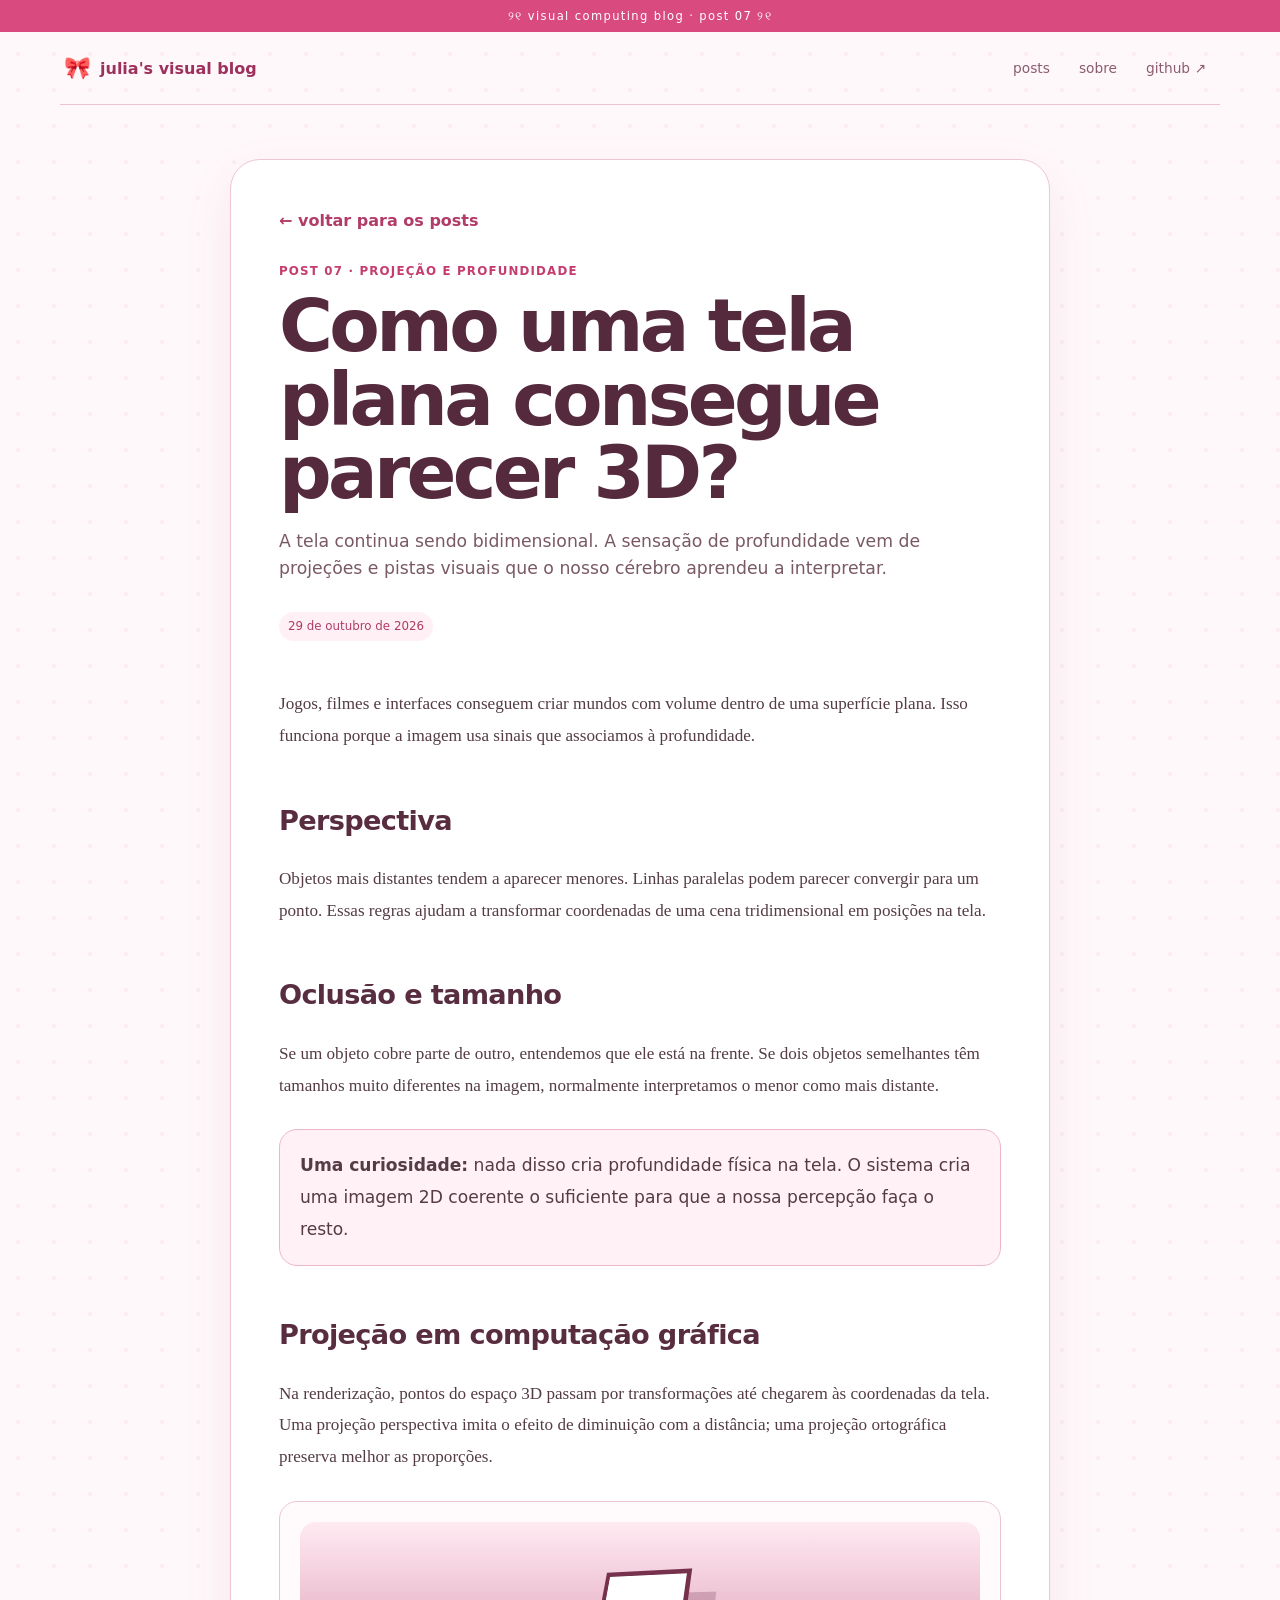
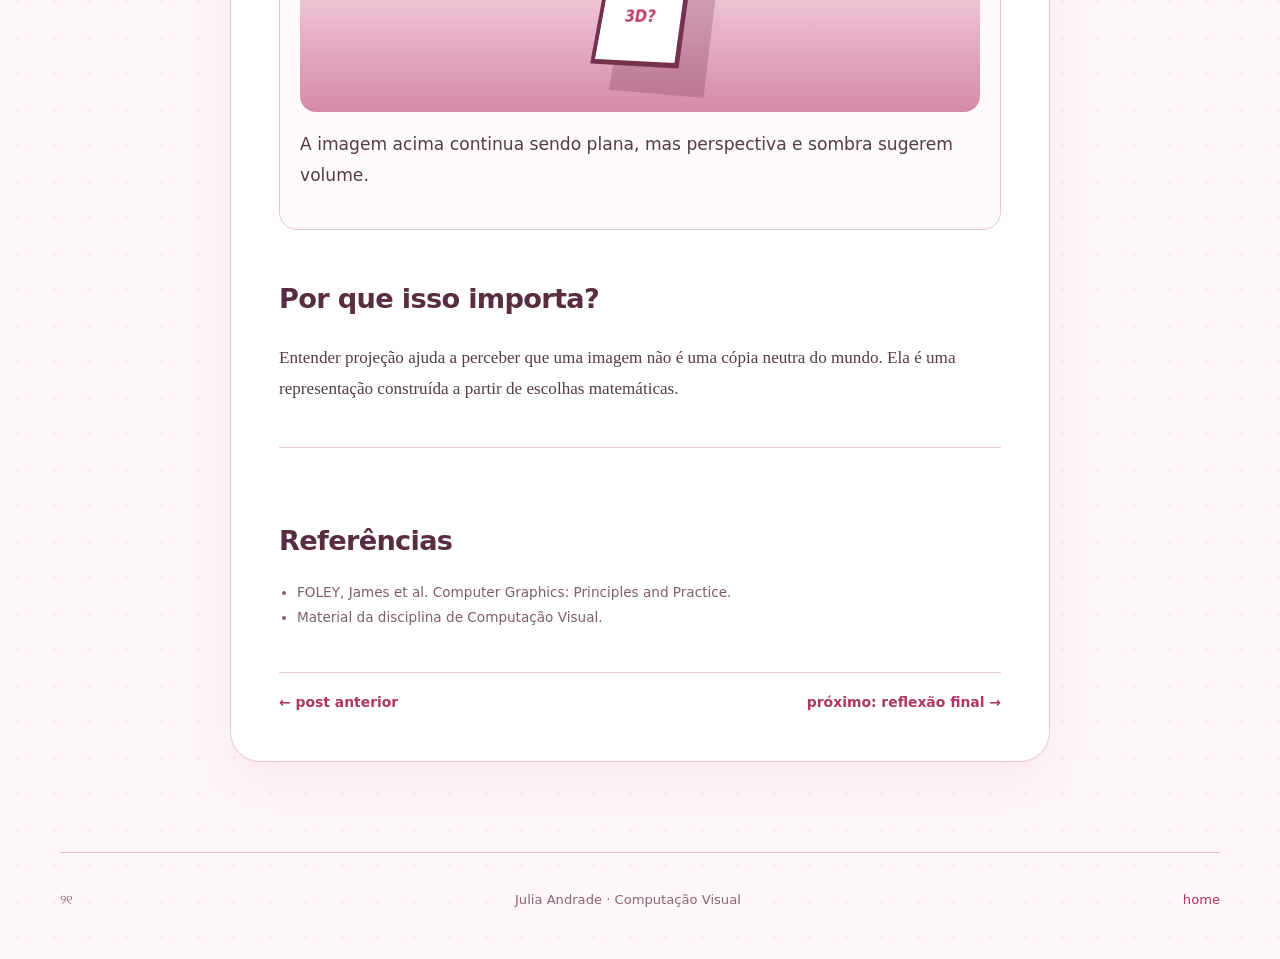
<file: posts/07-profundidade.html>
<!doctype html><html lang="pt-BR"><head><meta charset="utf-8"><meta name="viewport" content="width=device-width,initial-scale=1"><title>Profundidade em 2D · Julia's Visual Blog</title><link rel="stylesheet" href="../assets/style.css"></head><body><div class="top-strip">୨୧ visual computing blog · post 07 ୨୧</div><header class="site-header"><a class="logo" href="../index.html"><span class="bow">🎀</span><span>julia's visual blog</span></a><nav><a href="../index.html#posts">posts</a><a href="../index.html#sobre">sobre</a><a href="https://github.com/juliaandrxde/comp-visual">github ↗</a></nav></header><main class="article-shell"><article class="article"><a class="back" href="../index.html#posts">← voltar para os posts</a><p class="kicker">post 07 · projeção e profundidade</p><h1>Como uma tela plana consegue parecer 3D?</h1><p class="lead">A tela continua sendo bidimensional. A sensação de profundidade vem de projeções e pistas visuais que o nosso cérebro aprendeu a interpretar.</p><span class="date">29 de outubro de 2026</span><div class="article-body"><p>Jogos, filmes e interfaces conseguem criar mundos com volume dentro de uma superfície plana. Isso funciona porque a imagem usa sinais que associamos à profundidade.</p><h2>Perspectiva</h2><p>Objetos mais distantes tendem a aparecer menores. Linhas paralelas podem parecer convergir para um ponto. Essas regras ajudam a transformar coordenadas de uma cena tridimensional em posições na tela.</p><h2>Oclusão e tamanho</h2><p>Se um objeto cobre parte de outro, entendemos que ele está na frente. Se dois objetos semelhantes têm tamanhos muito diferentes na imagem, normalmente interpretamos o menor como mais distante.</p><div class="callout"><strong>Uma curiosidade:</strong> nada disso cria profundidade física na tela. O sistema cria uma imagem 2D coerente o suficiente para que a nossa percepção faça o resto.</div><h2>Projeção em computação gráfica</h2><p>Na renderização, pontos do espaço 3D passam por transformações até chegarem às coordenadas da tela. Uma projeção perspectiva imita o efeito de diminuição com a distância; uma projeção ortográfica preserva melhor as proporções.</p><div class="demo"><div style="height:190px;display:grid;place-items:center;background:linear-gradient(#ffeaf2,#d58aa8);border-radius:16px;perspective:500px"><div style="width:100px;height:100px;border:5px solid #76324d;background:#fff;color:#bc3f6e;display:grid;place-items:center;font-weight:900;transform:rotateY(-30deg) rotateX(18deg);box-shadow:28px 25px 0 rgba(94,30,56,.22)">3D?</div></div><p>A imagem acima continua sendo plana, mas perspectiva e sombra sugerem volume.</p></div><h2>Por que isso importa?</h2><p>Entender projeção ajuda a perceber que uma imagem não é uma cópia neutra do mundo. Ela é uma representação construída a partir de escolhas matemáticas.</p><section class="references"><h2>Referências</h2><ul><li>FOLEY, James et al. Computer Graphics: Principles and Practice.</li><li>Material da disciplina de Computação Visual.</li></ul></section></div><nav class="post-nav"><a href="06-pixels.html">← post anterior</a><a href="08-reflexao-final.html">próximo: reflexão final →</a></nav></article></main><footer><span>୨୧</span><p>Julia Andrade · Computação Visual</p><a href="../index.html">home</a></footer></body></html>
</file>
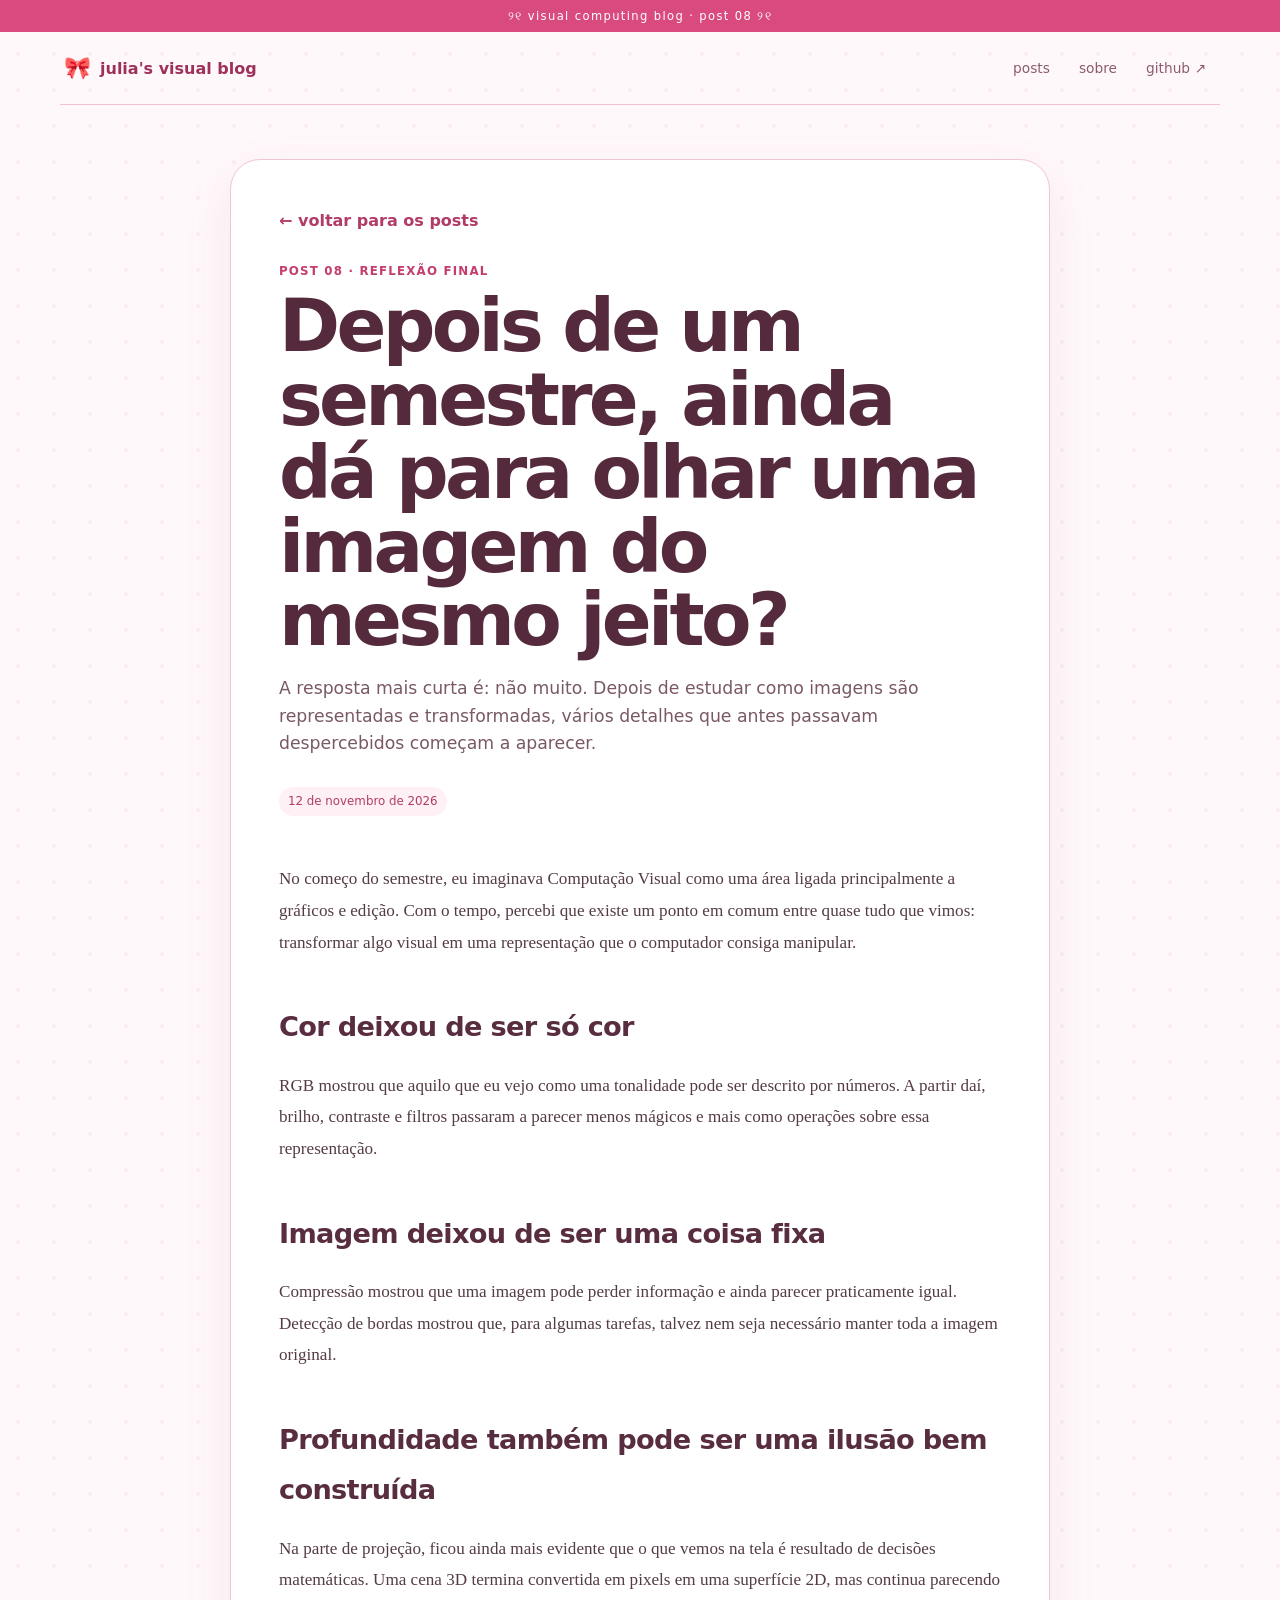
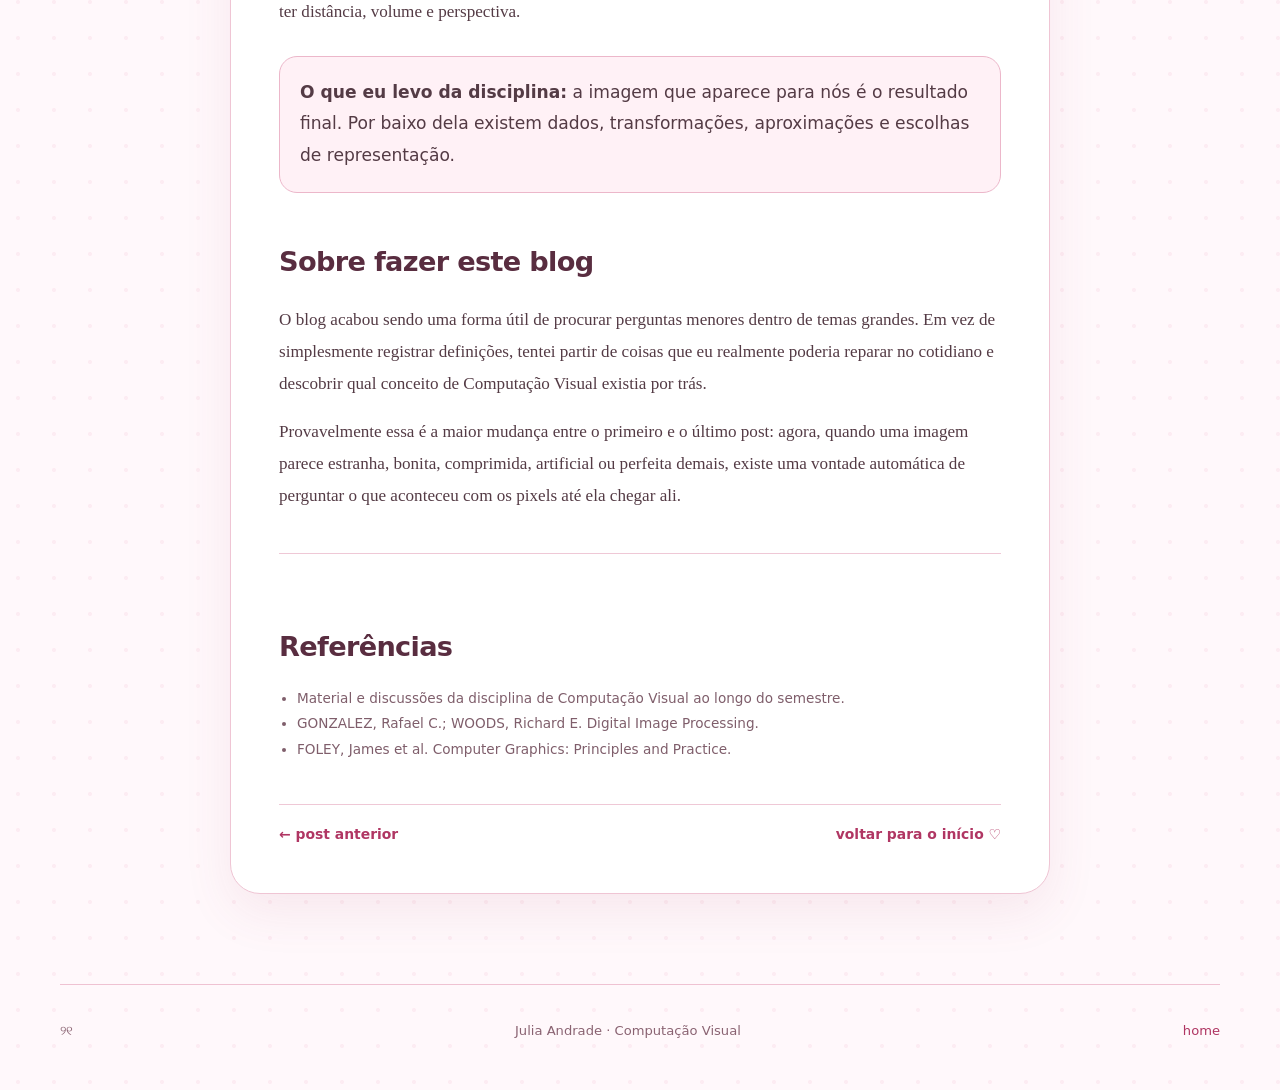
<file: posts/08-reflexao-final.html>
<!doctype html><html lang="pt-BR"><head><meta charset="utf-8"><meta name="viewport" content="width=device-width,initial-scale=1"><title>Reflexão final · Julia's Visual Blog</title><link rel="stylesheet" href="../assets/style.css"></head><body><div class="top-strip">୨୧ visual computing blog · post 08 ୨୧</div><header class="site-header"><a class="logo" href="../index.html"><span class="bow">🎀</span><span>julia's visual blog</span></a><nav><a href="../index.html#posts">posts</a><a href="../index.html#sobre">sobre</a><a href="https://github.com/juliaandrxde/comp-visual">github ↗</a></nav></header><main class="article-shell"><article class="article"><a class="back" href="../index.html#posts">← voltar para os posts</a><p class="kicker">post 08 · reflexão final</p><h1>Depois de um semestre, ainda dá para olhar uma imagem do mesmo jeito?</h1><p class="lead">A resposta mais curta é: não muito. Depois de estudar como imagens são representadas e transformadas, vários detalhes que antes passavam despercebidos começam a aparecer.</p><span class="date">12 de novembro de 2026</span><div class="article-body"><p>No começo do semestre, eu imaginava Computação Visual como uma área ligada principalmente a gráficos e edição. Com o tempo, percebi que existe um ponto em comum entre quase tudo que vimos: transformar algo visual em uma representação que o computador consiga manipular.</p><h2>Cor deixou de ser só cor</h2><p>RGB mostrou que aquilo que eu vejo como uma tonalidade pode ser descrito por números. A partir daí, brilho, contraste e filtros passaram a parecer menos mágicos e mais como operações sobre essa representação.</p><h2>Imagem deixou de ser uma coisa fixa</h2><p>Compressão mostrou que uma imagem pode perder informação e ainda parecer praticamente igual. Detecção de bordas mostrou que, para algumas tarefas, talvez nem seja necessário manter toda a imagem original.</p><h2>Profundidade também pode ser uma ilusão bem construída</h2><p>Na parte de projeção, ficou ainda mais evidente que o que vemos na tela é resultado de decisões matemáticas. Uma cena 3D termina convertida em pixels em uma superfície 2D, mas continua parecendo ter distância, volume e perspectiva.</p><div class="callout"><strong>O que eu levo da disciplina:</strong> a imagem que aparece para nós é o resultado final. Por baixo dela existem dados, transformações, aproximações e escolhas de representação.</div><h2>Sobre fazer este blog</h2><p>O blog acabou sendo uma forma útil de procurar perguntas menores dentro de temas grandes. Em vez de simplesmente registrar definições, tentei partir de coisas que eu realmente poderia reparar no cotidiano e descobrir qual conceito de Computação Visual existia por trás.</p><p>Provavelmente essa é a maior mudança entre o primeiro e o último post: agora, quando uma imagem parece estranha, bonita, comprimida, artificial ou perfeita demais, existe uma vontade automática de perguntar o que aconteceu com os pixels até ela chegar ali.</p><section class="references"><h2>Referências</h2><ul><li>Material e discussões da disciplina de Computação Visual ao longo do semestre.</li><li>GONZALEZ, Rafael C.; WOODS, Richard E. Digital Image Processing.</li><li>FOLEY, James et al. Computer Graphics: Principles and Practice.</li></ul></section></div><nav class="post-nav"><a href="07-profundidade.html">← post anterior</a><a href="../index.html">voltar para o início ♡</a></nav></article></main><footer><span>୨୧</span><p>Julia Andrade · Computação Visual</p><a href="../index.html">home</a></footer></body></html>
</file>
<file: assets/style.css>
*{box-sizing:border-box}html{scroll-behavior:smooth}body{margin:0;background:#fff8fb;color:#4c2b38;font-family:Inter,ui-rounded,"SF Pro Rounded",system-ui,sans-serif;line-height:1.6;background-image:radial-gradient(circle at 18px 18px,rgba(222,88,137,.07) 0 2px,transparent 2.2px);background-size:36px 36px}a{color:inherit}img{max-width:100%;display:block}.top-strip{padding:7px 12px;text-align:center;background:#d94b7f;color:#fff;font-size:.72rem;letter-spacing:.12em;text-transform:lowercase}.site-header,main,footer{width:min(1160px,calc(100% - 32px));margin-inline:auto}.site-header{display:flex;justify-content:space-between;align-items:center;gap:22px;padding:18px 4px;border-bottom:1px solid #efc3d3}.logo{display:flex;align-items:center;gap:9px;text-decoration:none;font-weight:850;color:#9e315c}.bow{font-size:1.35rem}.site-header nav{display:flex;gap:9px;flex-wrap:wrap}.site-header nav a{padding:7px 10px;border-radius:999px;text-decoration:none;color:#8b5b6e;font-size:.86rem}.site-header nav a:hover{background:#ffe7f0;color:#b43162}.hero{display:grid;grid-template-columns:1.15fr .85fr;gap:30px;align-items:center;padding:64px 0 90px}.paper-card,.desk-card,.post-card,.about,.timeline div{background:#fff;border:1px solid #efc5d4;box-shadow:0 16px 40px rgba(167,62,101,.08)}.paper-card{position:relative;padding:clamp(28px,5vw,58px);border-radius:30px}.paper-card:before{content:"";position:absolute;inset:12px;border:1px dashed #f2d3de;border-radius:22px;pointer-events:none}.mini-label{margin:0 0 10px;color:#c43c6e;font-size:.74rem;font-weight:850;letter-spacing:.11em;text-transform:uppercase}.hero h1{position:relative;margin:0 0 22px;font-size:clamp(2.7rem,5.5vw,5.3rem);line-height:.98;letter-spacing:-.055em;color:#54283a}.hero h1 span{color:#d8487b}.hero-text{position:relative;max-width:720px;color:#7d5968;font-size:1.05rem}.hero-actions{position:relative;display:flex;gap:10px;flex-wrap:wrap;margin-top:26px}.btn{display:inline-flex;padding:10px 15px;border:1px solid #e9aac1;border-radius:999px;background:#fff;text-decoration:none;color:#9e3159;font-weight:750;font-size:.87rem}.btn.primary{background:#d94b7f;border-color:#d94b7f;color:white}.desk-card{position:relative;min-height:420px;padding:52px 30px 28px;border-radius:30px;background:linear-gradient(160deg,#ffeaf2,#fff 55%,#ffe8ef)}.tape{position:absolute;width:82px;height:25px;background:rgba(255,231,169,.65);transform:rotate(-7deg);top:18px}.tape-one{left:35px}.tape-two{right:30px;transform:rotate(8deg)}.screen-window{overflow:hidden;border:2px solid #cb6288;border-radius:18px;background:#fff}.window-bar{display:flex;gap:6px;padding:9px 11px;background:#ffe0eb;border-bottom:1px solid #e9abc0}.window-bar span{width:9px;height:9px;border-radius:50%;background:#e1779e}.pixel-heart{display:grid;place-items:center;height:190px;background:repeating-linear-gradient(0deg,#fff 0 19px,#f9e6ed 20px),repeating-linear-gradient(90deg,transparent 0 19px,#f4cbd9 20px)}.pixel-heart span{font-size:6.5rem;color:#db4e80;line-height:1}.screen-window p{margin:0;padding:9px;text-align:center;color:#9d5871;font-family:ui-monospace,monospace;font-size:.8rem}.sticky-note{position:absolute;right:18px;bottom:12px;width:170px;padding:18px;background:#fff6b7;box-shadow:0 8px 20px rgba(110,70,50,.12);transform:rotate(4deg);font-family:"Comic Sans MS",cursive;color:#775d45;font-size:.9rem}.section{margin-bottom:95px}.section-title{display:flex;justify-content:space-between;align-items:end;gap:30px;margin-bottom:26px}.section-title h2,.about h2{margin:0;font-size:clamp(2rem,4vw,3.6rem);line-height:1.02;letter-spacing:-.04em;color:#562a3c}.section-title>p{max-width:390px;margin:0;color:#8b6675;font-size:.9rem}.post-grid{display:grid;grid-template-columns:repeat(2,minmax(0,1fr));gap:20px}.post-card{overflow:hidden;border-radius:28px;transition:transform .18s ease,box-shadow .18s ease}.post-card:hover{transform:translateY(-5px) rotate(-.12deg);box-shadow:0 22px 48px rgba(167,62,101,.13)}.post-visual{position:relative;height:220px;display:grid;place-items:center;border-bottom:1px solid #efc5d4;overflow:hidden}.post-content{padding:22px}.meta{margin:0 0 8px;color:#c43e70;font-size:.72rem;font-weight:800;letter-spacing:.08em;text-transform:uppercase}.post-card h3{margin:0 0 10px;font-size:1.35rem;line-height:1.14}.post-card h3 a{text-decoration:none}.post-card p:not(.meta){color:#7d5a68}.read{color:#b63463;text-decoration:none;font-weight:800;font-size:.9rem}.checker{background:repeating-conic-gradient(#ffe5ef 0 25%,#fff7fa 0 50%) 50%/42px 42px}.big-number{font-size:6rem;font-weight:900;color:#d94c80;text-shadow:5px 5px 0 #fff}.sticker{position:absolute;right:20px;top:18px;padding:8px 11px;border-radius:50%;background:#fff3a8;color:#9b6d00;font-size:.72rem;font-weight:900;transform:rotate(8deg)}.rgb{grid-template-columns:repeat(3,1fr);background:#fff}.rgb span{display:grid;place-items:center;width:110px;height:110px;border-radius:50%;color:#fff;font-weight:900;font-size:2rem;mix-blend-mode:multiply}.rgb span:nth-child(1){background:#ef5b83;transform:translateX(28px)}.rgb span:nth-child(2){background:#7fd99a}.rgb span:nth-child(3){background:#7aaaf2;transform:translateX(-28px)}.filter{grid-template-columns:1fr 1fr}.half{height:100%;width:100%;display:grid;place-items:end center;padding:15px;color:white;font-weight:800}.original{background:linear-gradient(#8996ab,#b0b7c1)}.edited{background:linear-gradient(#f09ab5,#f6c4d4)}.edges{background:#f8dce6}.edge-box{width:115px;height:115px;border:12px solid #fff;box-shadow:0 0 0 4px #bd3565,18px 18px 0 -6px #dc8baa}.compression{grid-template-columns:repeat(3,1fr);background:linear-gradient(135deg,#f8d0de,#e69bb7)}.compression span{align-self:end;width:100%;padding:12px;text-align:center;background:rgba(255,255,255,.74);border-right:1px solid white;font-weight:900;color:#a63d63}.pixel{background:#50293a}.pixel-grid{width:150px;height:150px;background:linear-gradient(90deg,#f181aa 33.33%,#ffd3df 33.33% 66.66%,#d64a7e 66.66%),linear-gradient(#d64a7e 33.33%,transparent 33.33% 66.66%,#f181aa 66.66%);background-size:45px 45px;image-rendering:pixelated;transform:rotate(7deg);box-shadow:10px 12px 0 rgba(255,255,255,.13)}.depth{background:linear-gradient(145deg,#ffdce9,#b44c74);perspective:500px}.cube{width:110px;height:110px;display:grid;place-items:center;background:#fff;border:4px solid #8e3254;color:#b63f6b;font-weight:900;font-size:2rem;transform:rotateY(-28deg) rotateX(18deg);box-shadow:25px 25px 0 rgba(94,30,56,.24)}.final{align-content:center;gap:0;background:linear-gradient(135deg,#fff2f7,#f3bbcf)}.final span{font-size:6rem;font-weight:900;color:#c63d6d;line-height:1}.final small{color:#a95773;font-weight:900}.about{display:grid;grid-template-columns:.9fr 1.1fr;gap:50px;padding:42px;border-radius:30px}.about-title{display:flex;gap:16px}.heart-badge{flex:0 0 auto;width:46px;height:46px;display:grid;place-items:center;border-radius:50%;background:#d84c7f;color:#fff;font-size:1.4rem}.about-text{color:#7b5867}.timeline{display:grid;grid-template-columns:repeat(4,1fr);gap:12px}.timeline div{padding:18px;border-radius:18px;background:#fff}.timeline b{display:block;color:#d86a93;font-size:.72rem}.timeline strong{display:block;margin:7px 0 3px;color:#a8325f}.timeline span{color:#8b6674;font-size:.78rem}footer{display:flex;justify-content:space-between;gap:20px;align-items:center;padding:22px 0 36px;border-top:1px solid #efc2d2;color:#8a6372;font-size:.82rem}footer a{text-decoration:none;color:#af3562}.article-shell{width:min(820px,calc(100% - 32px));margin:54px auto 90px}.article{padding:clamp(24px,5vw,48px);border:1px solid #efc5d4;border-radius:30px;background:#fff;box-shadow:0 18px 50px rgba(167,62,101,.09)}.article .back{display:inline-block;margin-bottom:28px;text-decoration:none;color:#b23b67;font-weight:750}.article .kicker{margin:0 0 8px;color:#c43d6e;font-size:.74rem;font-weight:850;letter-spacing:.1em;text-transform:uppercase}.article h1{margin:0 0 18px;font-size:clamp(2.4rem,6vw,4.6rem);line-height:1;letter-spacing:-.05em;color:#552a3d}.article .lead{color:#7a5966;font-size:1.08rem}.article .date{display:inline-block;margin:12px 0 30px;padding:5px 9px;border-radius:999px;background:#fff0f5;color:#af3c67;font-size:.74rem}.article-body{font-family:Georgia,"Times New Roman",serif;color:#543b45;font-size:1.07rem;line-height:1.85}.article-body h2{margin:44px 0 10px;color:#592d40;font-family:Inter,system-ui,sans-serif;font-size:1.7rem;letter-spacing:-.025em}.article-body .callout{margin:28px 0;padding:20px;border:1px solid #ecb7ca;border-radius:18px;background:#fff1f6;font-family:Inter,system-ui,sans-serif}.article-body .demo{margin:28px 0;padding:20px;border:1px solid #edc4d3;border-radius:18px;background:#fffafb;font-family:Inter,system-ui,sans-serif}.swatches{display:grid;grid-template-columns:repeat(3,1fr);gap:10px}.swatch{height:90px;border-radius:14px}.swatch:nth-child(1){background:#ef5b83}.swatch:nth-child(2){background:#71d091}.swatch:nth-child(3){background:#73a9f0}.contrast-demo{display:grid;grid-template-columns:repeat(3,1fr);gap:8px}.contrast-demo div{height:110px;border-radius:12px;background:#888}.contrast-demo div:nth-child(1){filter:contrast(.55)}.contrast-demo div:nth-child(2){filter:contrast(1)}.contrast-demo div:nth-child(3){filter:contrast(1.8)}.pixel-demo{display:grid;grid-template-columns:repeat(8,1fr);gap:2px}.pixel-demo span{aspect-ratio:1;background:#ef8eaf}.pixel-demo span:nth-child(3n){background:#ffd0de}.pixel-demo span:nth-child(4n){background:#b94370}.references{margin-top:42px;padding-top:24px;border-top:1px solid #efc8d6;font-family:Inter,system-ui,sans-serif}.references ul{padding-left:18px;color:#7f5e6b;font-size:.85rem}.post-nav{display:flex;justify-content:space-between;gap:20px;margin-top:42px;padding-top:18px;border-top:1px solid #efc8d6}.post-nav a{text-decoration:none;color:#b03663;font-family:Inter,system-ui,sans-serif;font-weight:750;font-size:.87rem}@media(max-width:850px){.hero,.about{grid-template-columns:1fr}.post-grid{grid-template-columns:1fr}.timeline{grid-template-columns:repeat(2,1fr)}.desk-card{min-height:350px}}@media(max-width:620px){.site-header{display:block}.site-header nav{margin-top:12px}.hero{padding-top:38px}.section-title{display:block}.section-title>p{margin-top:10px}.timeline{grid-template-columns:1fr 1fr}.about{padding:28px 22px}.article{padding:24px 18px}.post-nav{display:grid}.rgb span{width:82px;height:82px}footer{flex-direction:column;align-items:flex-start}}
</file>
